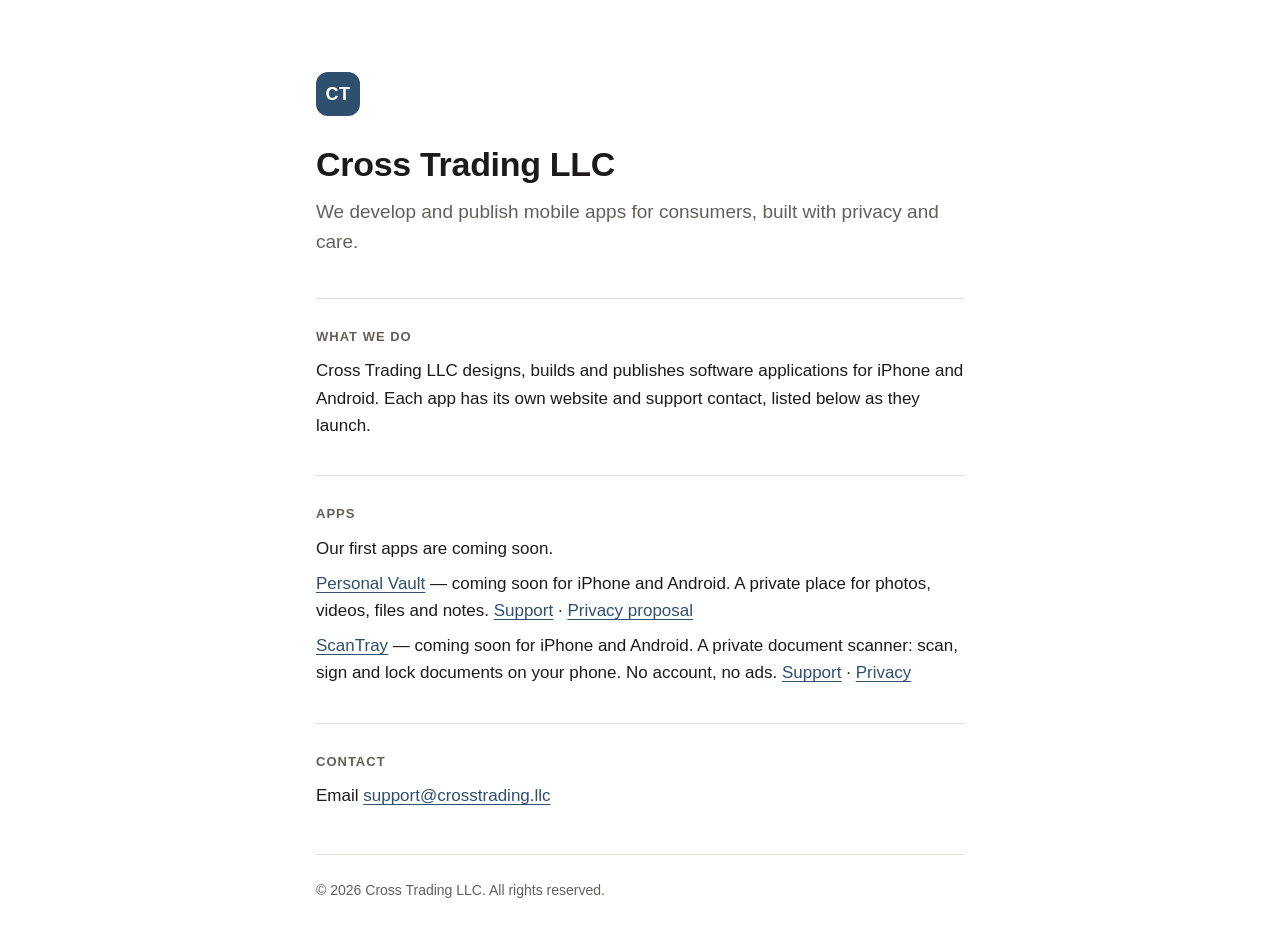
<file: index.html>
<!doctype html>
<html lang="en">
<head>
<meta charset="utf-8">
<meta name="viewport" content="width=device-width, initial-scale=1">
<title>Cross Trading LLC</title>
<meta name="description" content="Cross Trading LLC develops and publishes mobile software applications for consumers.">
<style>
  :root {
    --bg: #ffffff;
    --surface: #f6f5f3;
    --text: #1c1b1a;
    --muted: #63605c;
    --accent: #2f4f6f;
    --rule: #e4e1dc;
  }
  @media (prefers-color-scheme: dark) {
    :root {
      --bg: #121212;
      --surface: #1c1c1c;
      --text: #f2f0ec;
      --muted: #a9a49d;
      --accent: #9fbcd8;
      --rule: #2c2c2c;
    }
  }
  * { box-sizing: border-box; }
  html, body { margin: 0; }
  body {
    background: var(--bg);
    color: var(--text);
    font: 17px/1.6 -apple-system, BlinkMacSystemFont, "Segoe UI", Roboto, Helvetica, Arial, sans-serif;
  }
  main {
    max-width: 680px;
    margin: 0 auto;
    padding: 72px 16px 48px;
  }
  .mark {
    width: 44px;
    height: 44px;
    border-radius: 12px;
    background: var(--accent);
    color: var(--bg);
    display: grid;
    place-items: center;
    font-weight: 700;
    font-size: 18px;
    letter-spacing: 0.5px;
    margin-bottom: 28px;
  }
  h1 { font-size: 34px; line-height: 1.2; margin: 0 0 12px; letter-spacing: -0.3px; }
  .lead { font-size: 19px; color: var(--muted); margin: 0 0 40px; }
  section { border-top: 1px solid var(--rule); padding: 28px 0; }
  h2 { font-size: 13px; text-transform: uppercase; letter-spacing: 1px; color: var(--muted); margin: 0 0 10px; font-weight: 600; }
  p { margin: 0 0 8px; }
  a { color: var(--accent); text-decoration-thickness: 1px; text-underline-offset: 3px; }
  footer { border-top: 1px solid var(--rule); padding-top: 24px; margin-top: 8px; font-size: 14px; color: var(--muted); }
</style>
</head>
<body>
<main>
  <div class="mark" aria-hidden="true">CT</div>
  <h1>Cross Trading LLC</h1>
  <p class="lead">We develop and publish mobile apps for consumers, built with privacy and care.</p>

  <section>
    <h2>What we do</h2>
    <p>Cross Trading LLC designs, builds and publishes software applications for iPhone and Android. Each app has its own website and support contact, listed below as they launch.</p>
  </section>

  <section>
    <h2>Apps</h2>
    <p>Our first apps are coming soon.</p>
    <p><a href="personal-vault/">Personal Vault</a> — coming soon for iPhone and Android. A private place for photos, videos, files and notes. <a href="personal-vault/support/">Support</a> · <a href="personal-vault/privacy/">Privacy proposal</a></p>
    <p><a href="scantray/">ScanTray</a> — coming soon for iPhone and Android. A private document scanner: scan, sign and lock documents on your phone. No account, no ads. <a href="/scantray/support/">Support</a> · <a href="/scantray/privacy/">Privacy</a></p>
  </section>

  <section>
    <h2>Contact</h2>
    <p>Email <a href="mailto:support@crosstrading.llc">support@crosstrading.llc</a></p>
  </section>

  <footer>&copy; <span id="year">2026</span> Cross Trading LLC. All rights reserved.</footer>
</main>
<script>document.getElementById('year').textContent = new Date().getFullYear();</script>
</body>
</html>
</file>
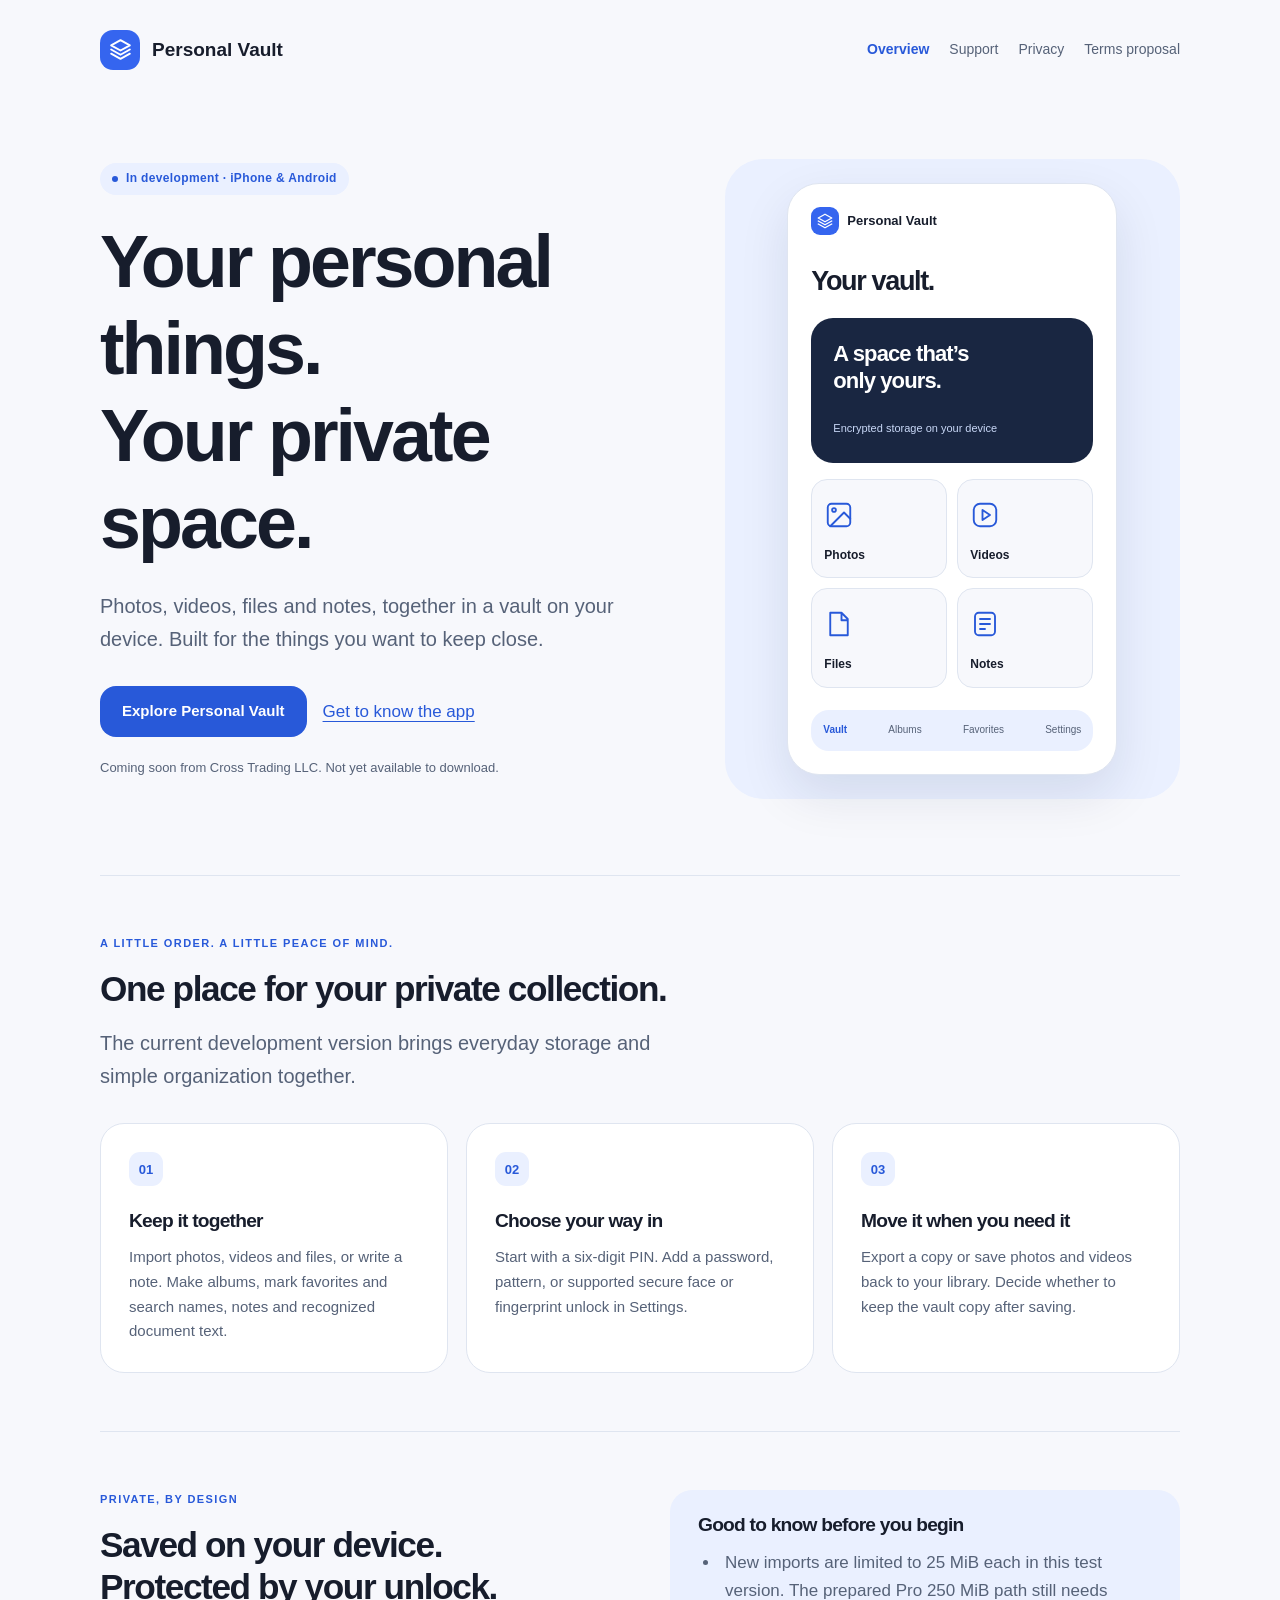
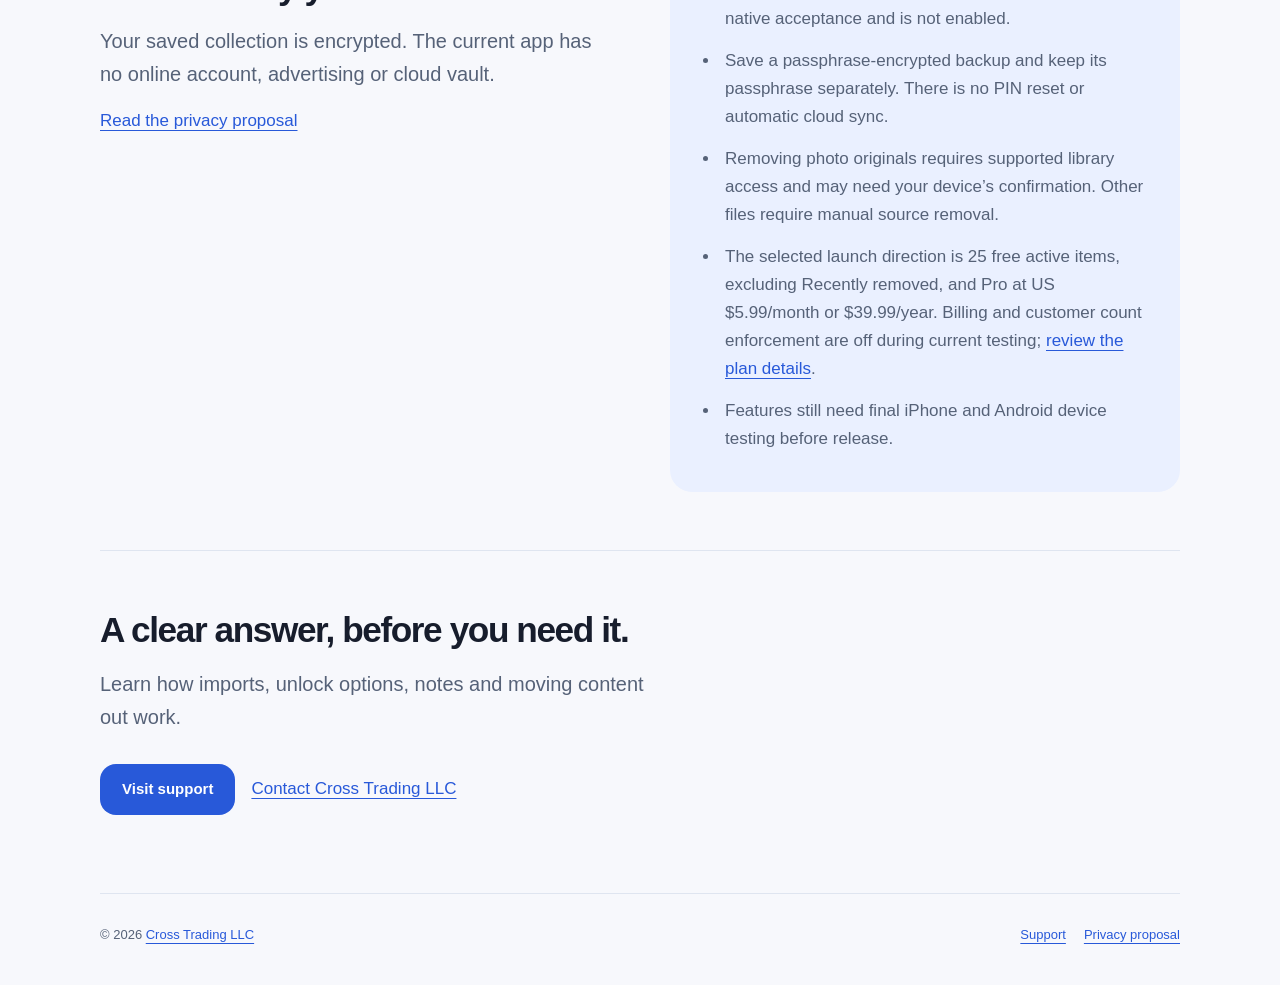
<file: personal-vault/index.html>
<!doctype html>
<html lang="en">
<head>
  <meta charset="utf-8">
  <meta name="viewport" content="width=device-width, initial-scale=1">
  <meta name="description" content="Personal Vault by Cross Trading LLC. A private place for photos, videos, files and notes. Coming soon for iPhone and Android.">
  <title>Personal Vault — Cross Trading LLC</title>
  <link rel="stylesheet" href="styles.css">
</head>
<body>
  <a class="skip" href="#main">Skip to content</a>
  <header class="site-header wrap">
    <a class="brand" href="./" aria-label="Personal Vault home">
      <span class="brand-icon" aria-hidden="true"><svg viewBox="0 0 24 24" fill="none" stroke="currentColor" stroke-width="1.8" stroke-linecap="round" stroke-linejoin="round"><path d="m12 3 9 5-9 5-9-5 9-5Z M3 12l9 5 9-5 M3 16l9 5 9-5"/></svg></span>
      Personal Vault
    </a>
    <nav aria-label="Main navigation"><a href="./" aria-current="page">Overview</a><a href="support/">Support</a><a href="privacy/">Privacy</a><a href="terms/">Terms proposal</a></nav>
  </header>
  <main id="main" class="wrap">
    <section class="hero" aria-labelledby="intro-title">
      <div>
        <p class="status">In development · iPhone &amp; Android</p>
        <h1 id="intro-title">Your personal things.<br>Your private space.</h1>
        <p class="lead">Photos, videos, files and notes, together in a vault on your device. Built for the things you want to keep close.</p>
        <div class="actions"><a class="button" href="#features">Explore Personal Vault</a><a href="support/">Get to know the app</a></div>
        <p class="fine">Coming soon from Cross Trading LLC. Not yet available to download.</p>
      </div>
      <div class="showcase" aria-hidden="true">
        <div class="phone">
          <div class="phone-brand"><span class="brand-icon"><svg viewBox="0 0 24 24" fill="none" stroke="currentColor" stroke-width="1.8" stroke-linecap="round" stroke-linejoin="round"><path d="m12 3 9 5-9 5-9-5 9-5Z M3 12l9 5 9-5 M3 16l9 5 9-5"/></svg></span>Personal Vault</div>
          <div class="phone-title">Your vault.</div>
          <div class="phone-hero"><p>A space that’s<br>only yours.</p><span>Encrypted storage on your device</span></div>
          <div class="mini-grid">
            <div class="mini-card"><svg viewBox="0 0 24 24" fill="none" stroke="currentColor" stroke-width="1.5" stroke-linecap="round" stroke-linejoin="round"><rect x="3" y="3" width="18" height="18" rx="3"/><circle cx="8" cy="8" r="1.5"/><path d="m21 15-5-5L5 21"/></svg>Photos</div>
            <div class="mini-card"><svg viewBox="0 0 24 24" fill="none" stroke="currentColor" stroke-width="1.5" stroke-linejoin="round"><rect x="3" y="3" width="18" height="18" rx="5"/><path d="m10 8 6 4-6 4V8Z"/></svg>Videos</div>
            <div class="mini-card"><svg viewBox="0 0 24 24" fill="none" stroke="currentColor" stroke-width="1.5" stroke-linejoin="round"><path d="M14 3H5v18h14V8l-5-5Z M14 3v6h5"/></svg>Files</div>
            <div class="mini-card"><svg viewBox="0 0 24 24" fill="none" stroke="currentColor" stroke-width="1.5" stroke-linecap="round" stroke-linejoin="round"><rect x="4" y="3" width="16" height="18" rx="3"/><path d="M8 8h8 M8 12h8 M8 16h4"/></svg>Notes</div>
          </div>
          <div class="phone-bottom"><span>Vault</span><span>Albums</span><span>Favorites</span><span>Settings</span></div>
        </div>
      </div>
    </section>
    <section id="features" class="section" aria-labelledby="features-title">
      <p class="eyebrow">A little order. A little peace of mind.</p>
      <h2 id="features-title">One place for your private collection.</h2>
      <p class="lead">The current development version brings everyday storage and simple organization together.</p>
      <div class="grid">
        <article class="card"><span class="card-number" aria-hidden="true">01</span><h3>Keep it together</h3><p>Import photos, videos and files, or write a note. Make albums, mark favorites and search names, notes and recognized document text.</p></article>
        <article class="card"><span class="card-number" aria-hidden="true">02</span><h3>Choose your way in</h3><p>Start with a six-digit PIN. Add a password, pattern, or supported secure face or fingerprint unlock in Settings.</p></article>
        <article class="card"><span class="card-number" aria-hidden="true">03</span><h3>Move it when you need it</h3><p>Export a copy or save photos and videos back to your library. Decide whether to keep the vault copy after saving.</p></article>
      </div>
    </section>
    <section class="section split" aria-labelledby="privacy-title">
      <div><p class="eyebrow">Private, by design</p><h2 id="privacy-title">Saved on your device.<br>Protected by your unlock.</h2><p class="lead">Your saved collection is encrypted. The current app has no online account, advertising or cloud vault.</p><a href="privacy/">Read the privacy proposal</a></div>
      <div class="callout"><h3>Good to know before you begin</h3><ul class="plain-list"><li>New imports are limited to 25 MiB each in this test version. The prepared Pro 250 MiB path still needs native acceptance and is not enabled.</li><li>Save a passphrase-encrypted backup and keep its passphrase separately. There is no PIN reset or automatic cloud sync.</li><li>Removing photo originals requires supported library access and may need your device’s confirmation. Other files require manual source removal.</li><li>The selected launch direction is 25 free active items, excluding Recently removed, and Pro at US $5.99/month or $39.99/year. Billing and customer count enforcement are off during current testing; <a href="terms/">review the plan details</a>.</li><li>Features still need final iPhone and Android device testing before release.</li></ul></div>
    </section>
    <section class="section" aria-labelledby="help-title"><h2 id="help-title">A clear answer, before you need it.</h2><p class="lead">Learn how imports, unlock options, notes and moving content out work.</p><div class="actions"><a class="button" href="support/">Visit support</a><a href="mailto:contact@crosstrading.llc">Contact Cross Trading LLC</a></div></section>
  </main>
  <footer class="site-footer wrap"><p>&copy; 2026 <a href="../">Cross Trading LLC</a></p><div class="footer-links"><a href="support/">Support</a><a href="privacy/">Privacy proposal</a></div></footer>
</body>
</html>
</file>
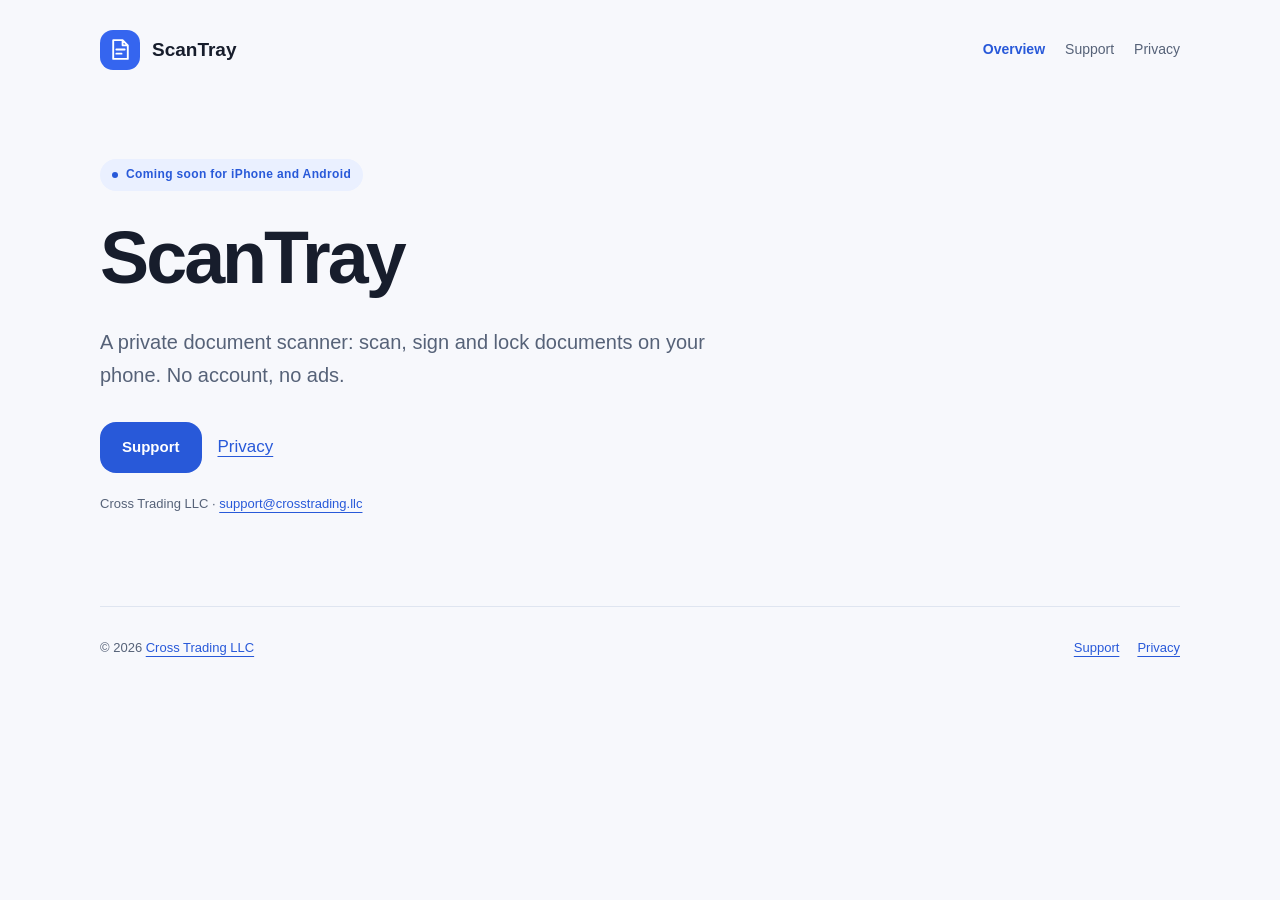
<file: scantray/index.html>
<!doctype html>
<html lang="en">
<head>
  <meta charset="utf-8">
  <meta name="viewport" content="width=device-width, initial-scale=1">
  <meta name="description" content="ScanTray — coming soon for iPhone and Android. A private document scanner: scan, sign and lock documents on your phone. No account, no ads.">
  <title>ScanTray — Cross Trading LLC</title>
  <style>:root {
  color-scheme: light dark;
  --bg: #f7f8fc;
  --surface: #fff;
  --text: #171d2c;
  --muted: #566278;
  --blue: #2859d9;
  --soft: #eaf0ff;
  --line: #dfe5f0;
  --navy: #192641;
  --hero-text: #fff;
  --notice: #fff5dc;
  --notice-text: #684d16;
}
@media (prefers-color-scheme: dark) {
  :root {
    --bg: #101622;
    --surface: #1a2333;
    --text: #f1f4fc;
    --muted: #b1bed4;
    --blue: #a6beff;
    --soft: #253759;
    --line: #34415a;
    --navy: #1c2c4b;
    --notice: #342c1a;
    --notice-text: #f5d28b;
  }
}
* { box-sizing: border-box; }
html { scroll-padding-top: 24px; }
body { margin: 0; background: var(--bg); color: var(--text); font: 17px/1.65 -apple-system, BlinkMacSystemFont, "Segoe UI", Roboto, Helvetica, Arial, sans-serif; }
a { color: var(--blue); text-decoration-thickness: 1px; text-underline-offset: 4px; }
a:hover { text-decoration-thickness: 2px; }
a:focus-visible, summary:focus-visible { outline: 3px solid var(--blue); outline-offset: 5px; border-radius: 4px; }
p { margin: 0 0 16px; }
h1, h2, h3 { line-height: 1.18; letter-spacing: -.04em; }
h1 { font-size: clamp(2.5rem, 6vw, 4.6rem); margin: 0 0 24px; }
h2 { font-size: clamp(1.7rem, 3vw, 2.2rem); margin: 0 0 18px; }
h3 { font-size: 1.2rem; margin: 0 0 12px; }
svg { display: block; }
.wrap { width: min(1080px, 100% - 48px); margin-inline: auto; }
.skip { position: absolute; left: 16px; top: -100px; z-index: 10; padding: 10px 18px; background: var(--surface); }
.skip:focus { top: 12px; }
.site-header { display: flex; align-items: center; justify-content: space-between; gap: 24px; padding-block: 28px; }
.brand { display: inline-flex; align-items: center; gap: 12px; color: var(--text); font-size: 19px; font-weight: 700; text-decoration: none; white-space: nowrap; }
.brand-icon { display: grid; place-items: center; width: 40px; height: 40px; border-radius: 13px; background: #3565ef; color: #fff; flex-shrink: 0; }
.brand-icon svg { width: 25px; height: 25px; }
nav { display: flex; flex-wrap: wrap; gap: 20px; font-size: 14px; }
nav a { padding-block: 10px; color: var(--muted); text-decoration: none; }
nav a[aria-current="page"] { color: var(--blue); font-weight: 700; }
.status { display: inline-flex; align-items: center; gap: 8px; color: var(--blue); background: var(--soft); padding: 6px 12px; border-radius: 20px; font-size: 12px; font-weight: 700; letter-spacing: .03em; margin-bottom: 24px; }
.status::before { content: ""; width: 6px; height: 6px; background: currentColor; border-radius: 50%; }
.hero { display: grid; grid-template-columns: 1.1fr .9fr; align-items: center; gap: 68px; padding-block: 60px 76px; }
.hero h1 { max-width: 610px; }
.lead { color: var(--muted); font-size: 20px; max-width: 570px; }
.actions { display: flex; align-items: center; flex-wrap: wrap; gap: 16px; margin: 30px 0 20px; }
.button { display: inline-block; padding: 13px 22px; border-radius: 16px; background: #2859d9; color: #fff; font-weight: 600; font-size: 15px; text-decoration: none; }
.button:hover { background: #1c45b2; text-decoration: none; }
.fine { color: var(--muted); font-size: 13px; }
.showcase { position: relative; padding: 24px; border-radius: 38px; background: var(--soft); }
.phone { max-width: 330px; margin: auto; background: var(--surface); border: 1px solid var(--line); border-radius: 32px; padding: 23px; box-shadow: 0 20px 50px #0b1b491a; }
.phone-brand { display: flex; align-items: center; gap: 8px; font-size: 13px; font-weight: 700; }
.phone-brand .brand-icon { width: 28px; height: 28px; border-radius: 9px; }
.phone-brand svg { width: 18px; height: 18px; }
.phone-title { font-size: 27px; font-weight: 750; letter-spacing: -.05em; margin: 24px 0 14px; }
.phone-hero { background: var(--navy); color: #fff; padding: 22px; border-radius: 22px; }
.phone-hero p { font-size: 22px; line-height: 1.25; font-weight: 650; letter-spacing: -.04em; margin: 0 0 18px; }
.phone-hero span { font-size: 11px; color: #c9d8f7; }
.mini-grid { display: grid; grid-template-columns: repeat(2, minmax(0, 1fr)); gap: 10px; margin-top: 16px; }
.mini-card { border: 1px solid var(--line); background: var(--bg); border-radius: 16px; padding: 20px 12px 12px; font-size: 12px; font-weight: 600; }
.mini-card svg { width: 30px; height: 30px; margin-bottom: 16px; color: var(--blue); }
.phone-bottom { display: flex; justify-content: space-between; gap: 8px; margin-top: 22px; padding: 12px; border-radius: 18px; background: var(--soft); font-size: 10px; color: var(--muted); }
.phone-bottom span:first-child { color: var(--blue); font-weight: 700; }
.section { padding-block: 58px; border-top: 1px solid var(--line); }
.eyebrow { color: var(--blue); font-size: 11px; font-weight: 700; letter-spacing: .13em; text-transform: uppercase; margin-bottom: 16px; }
.grid { display: grid; grid-template-columns: repeat(3, minmax(0, 1fr)); gap: 18px; margin-top: 30px; }
.card { padding: 28px; border: 1px solid var(--line); border-radius: 24px; background: var(--surface); }
.card-number { display: grid; place-items: center; width: 34px; height: 34px; border-radius: 11px; margin-bottom: 24px; background: var(--soft); color: var(--blue); font-size: 13px; font-weight: 700; }
.card p { color: var(--muted); font-size: 15px; margin: 0; }
.split { display: grid; grid-template-columns: 1fr 1fr; gap: 60px; }
.plain-list { padding-left: 22px; color: var(--muted); margin: 0; }
.plain-list li { padding-left: 5px; margin-bottom: 14px; }
.callout { padding: 24px 28px; border-radius: 22px; background: var(--soft); }
.callout p:last-child { margin-bottom: 0; }
.draft { background: var(--notice); color: var(--notice-text); border-left: 4px solid currentColor; padding: 20px 24px; border-radius: 12px; margin: 0 0 32px; }
.draft p { margin: 4px 0 0; font-size: 15px; }
.page-head { padding-block: 42px 30px; max-width: 780px; }
.page-head h1 { font-size: clamp(2.5rem, 5vw, 3.5rem); }
.article { max-width: 780px; padding-bottom: 58px; }
.article section { padding-block: 24px; border-bottom: 1px solid var(--line); }
.article section:last-child { border-bottom: 0; }
.article h2 { font-size: 24px; }
.article p, .article li { overflow-wrap: anywhere; }
.article ul, .article ol { padding-left: 24px; }
.article li { margin-bottom: 10px; }
.toc { padding: 24px; background: var(--surface); border: 1px solid var(--line); border-radius: 20px; }
.toc ul { list-style: none; padding: 0; margin: 0; display: grid; gap: 8px; }
.toc a { display: block; padding-block: 4px; }
.faq { border-bottom: 1px solid var(--line); padding-block: 20px; }
.faq summary { cursor: pointer; color: var(--text); font-weight: 650; padding: 6px 0; }
.faq p, .faq ol { margin: 16px 0 8px; color: var(--muted); }
.contact { margin-top: 32px; }
.site-footer { border-top: 1px solid var(--line); padding-block: 30px 40px; display: flex; justify-content: space-between; flex-wrap: wrap; gap: 16px; font-size: 13px; color: var(--muted); }
.site-footer p { margin: 0; }
.footer-links { display: flex; flex-wrap: wrap; gap: 18px; }
@media (max-width: 760px) {
  .hero { grid-template-columns: 1fr; gap: 38px; padding-block: 34px 46px; }
  .hero h1 { max-width: 560px; }
  .showcase { max-width: 420px; width: 100%; margin-inline: auto; }
  .grid { grid-template-columns: 1fr; }
  .split { grid-template-columns: 1fr; gap: 24px; }
  .section { padding-block: 38px; }
  .site-header { align-items: flex-start; flex-direction: column; gap: 8px; padding-block: 22px 12px; }
  .card { padding: 24px; }
  .card-number { margin-bottom: 18px; }
}
@media (max-width: 380px) {
  .wrap { width: calc(100% - 32px); }
  .showcase { padding: 14px; }
  .phone { padding: 18px; }
  nav { gap: 18px; }
}
@media print {
  .skip, .showcase, .site-header nav { display: none; }
  body { background: #fff; color: #111; }
  .wrap { width: 100%; }
  .article { max-width: none; }
  .draft { border: 2px solid #111; }
}

.scantray-intro { padding-block: 60px 76px; max-width: 780px; }
.scantray-intro h1 { margin-bottom: 24px; }
.scantray-intro .lead { max-width: 660px; }
@media (max-width: 760px) { .scantray-intro { padding-block: 34px 46px; } }
  </style>
</head>
<body>
  <a class="skip" href="#main">Skip to content</a>
  <header class="site-header wrap">
    <a class="brand" href="/scantray/" aria-label="ScanTray home"><span class="brand-icon" aria-hidden="true"><svg viewBox="0 0 24 24" fill="none" stroke="currentColor" stroke-width="1.8" stroke-linecap="round" stroke-linejoin="round"><path d="M14 3H5v18h14V8l-5-5Z M14 3v5h5 M8 12h8 M8 16h5"/></svg></span>ScanTray</a>
    <nav aria-label="Main navigation"><a href="/scantray/" aria-current="page">Overview</a><a href="/scantray/support/">Support</a><a href="/scantray/privacy/">Privacy</a></nav>
  </header>
  <main id="main" class="wrap">
    <section class="scantray-intro" aria-labelledby="intro-title">
      <p class="status">Coming soon for iPhone and Android</p>
      <h1 id="intro-title">ScanTray</h1>
      <p class="lead">A private document scanner: scan, sign and lock documents on your phone. No account, no ads.</p>
      <div class="actions"><a class="button" href="/scantray/support/">Support</a><a href="/scantray/privacy/">Privacy</a></div>
      <p class="fine">Cross Trading LLC · <a href="mailto:support@crosstrading.llc">support@crosstrading.llc</a></p>
    </section>
  </main>
  <footer class="site-footer wrap"><p>&copy; 2026 <a href="/">Cross Trading LLC</a></p><div class="footer-links"><a href="/scantray/support/">Support</a><a href="/scantray/privacy/">Privacy</a></div></footer>
</body>
</html>
</file>
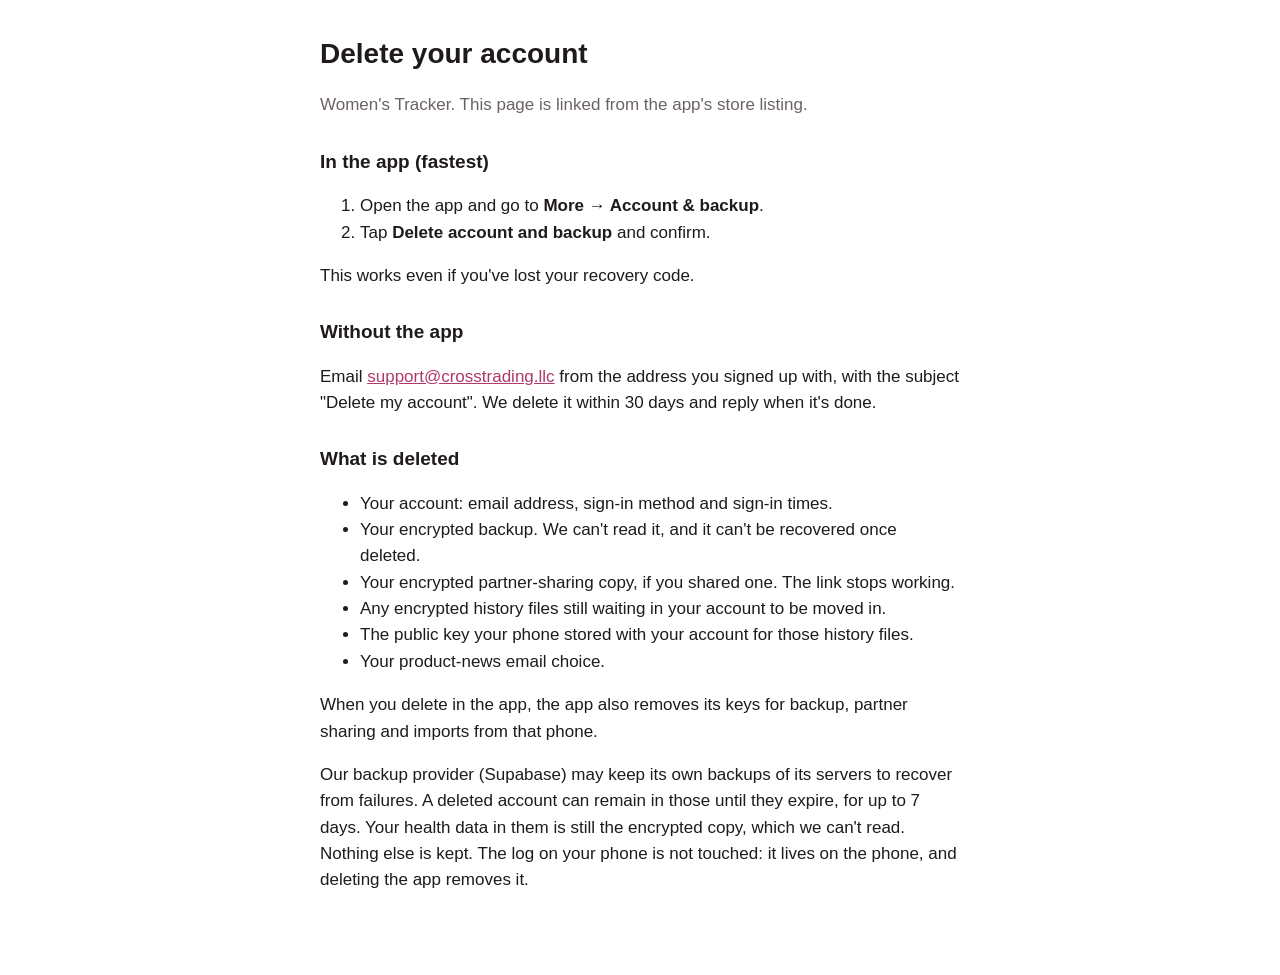
<file: lotus/delete-account/index.html>
<!doctype html>
<html lang="en">
<head>
<meta charset="utf-8">
<meta name="viewport" content="width=device-width, initial-scale=1">
<title>Delete your account</title>
<style>
  :root { --bg: #ffffff; --text: #1f1a1c; --muted: #6b6266; --accent: #b0386a; }
  @media (prefers-color-scheme: dark) { :root { --bg: #141113; --text: #f3eef0; --muted: #b5abaf; --accent: #f08fb5; } }
  body { margin: 0; background: var(--bg); color: var(--text); font: 17px/1.55 -apple-system, BlinkMacSystemFont, "Segoe UI", Roboto, sans-serif; }
  main { max-width: 640px; margin: 0 auto; padding: 32px 16px 64px; }
  h1 { font-size: 28px; margin: 0 0 8px; }
  h2 { font-size: 19px; margin: 28px 0 8px; }
  p, li { color: var(--text); }
  .muted { color: var(--muted); }
  a { color: var(--accent); }
</style>
</head>
<body>
<main>
  <h1>Delete your account</h1>
  <p class="muted">Women's Tracker. This page is linked from the app's store listing.</p>

  <h2>In the app (fastest)</h2>
  <ol>
    <li>Open the app and go to <strong>More → Account &amp; backup</strong>.</li>
    <li>Tap <strong>Delete account and backup</strong> and confirm.</li>
  </ol>
  <p>This works even if you've lost your recovery code.</p>

  <h2>Without the app</h2>
  <p>Email <a href="mailto:support@crosstrading.llc?subject=Delete%20my%20account">support@crosstrading.llc</a> from the address you signed up with, with the subject "Delete my account". We delete it within 30 days and reply when it's done.</p>

  <h2>What is deleted</h2>
  <ul>
    <li>Your account: email address, sign-in method and sign-in times.</li>
    <li>Your encrypted backup. We can't read it, and it can't be recovered once deleted.</li>
    <li>Your encrypted partner-sharing copy, if you shared one. The link stops working.</li>
    <li>Any encrypted history files still waiting in your account to be moved in.</li>
    <li>The public key your phone stored with your account for those history files.</li>
    <li>Your product-news email choice.</li>
  </ul>
  <p>When you delete in the app, the app also removes its keys for backup, partner sharing and imports from that phone.</p>
  <p>Our backup provider (Supabase) may keep its own backups of its servers to recover from failures. A deleted account can remain in those until they expire, for up to 7 days. Your health data in them is still the encrypted copy, which we can't read. Nothing else is kept. The log on your phone is not touched: it lives on the phone, and deleting the app removes it.</p>
</main>
</body>
</html>
</file>
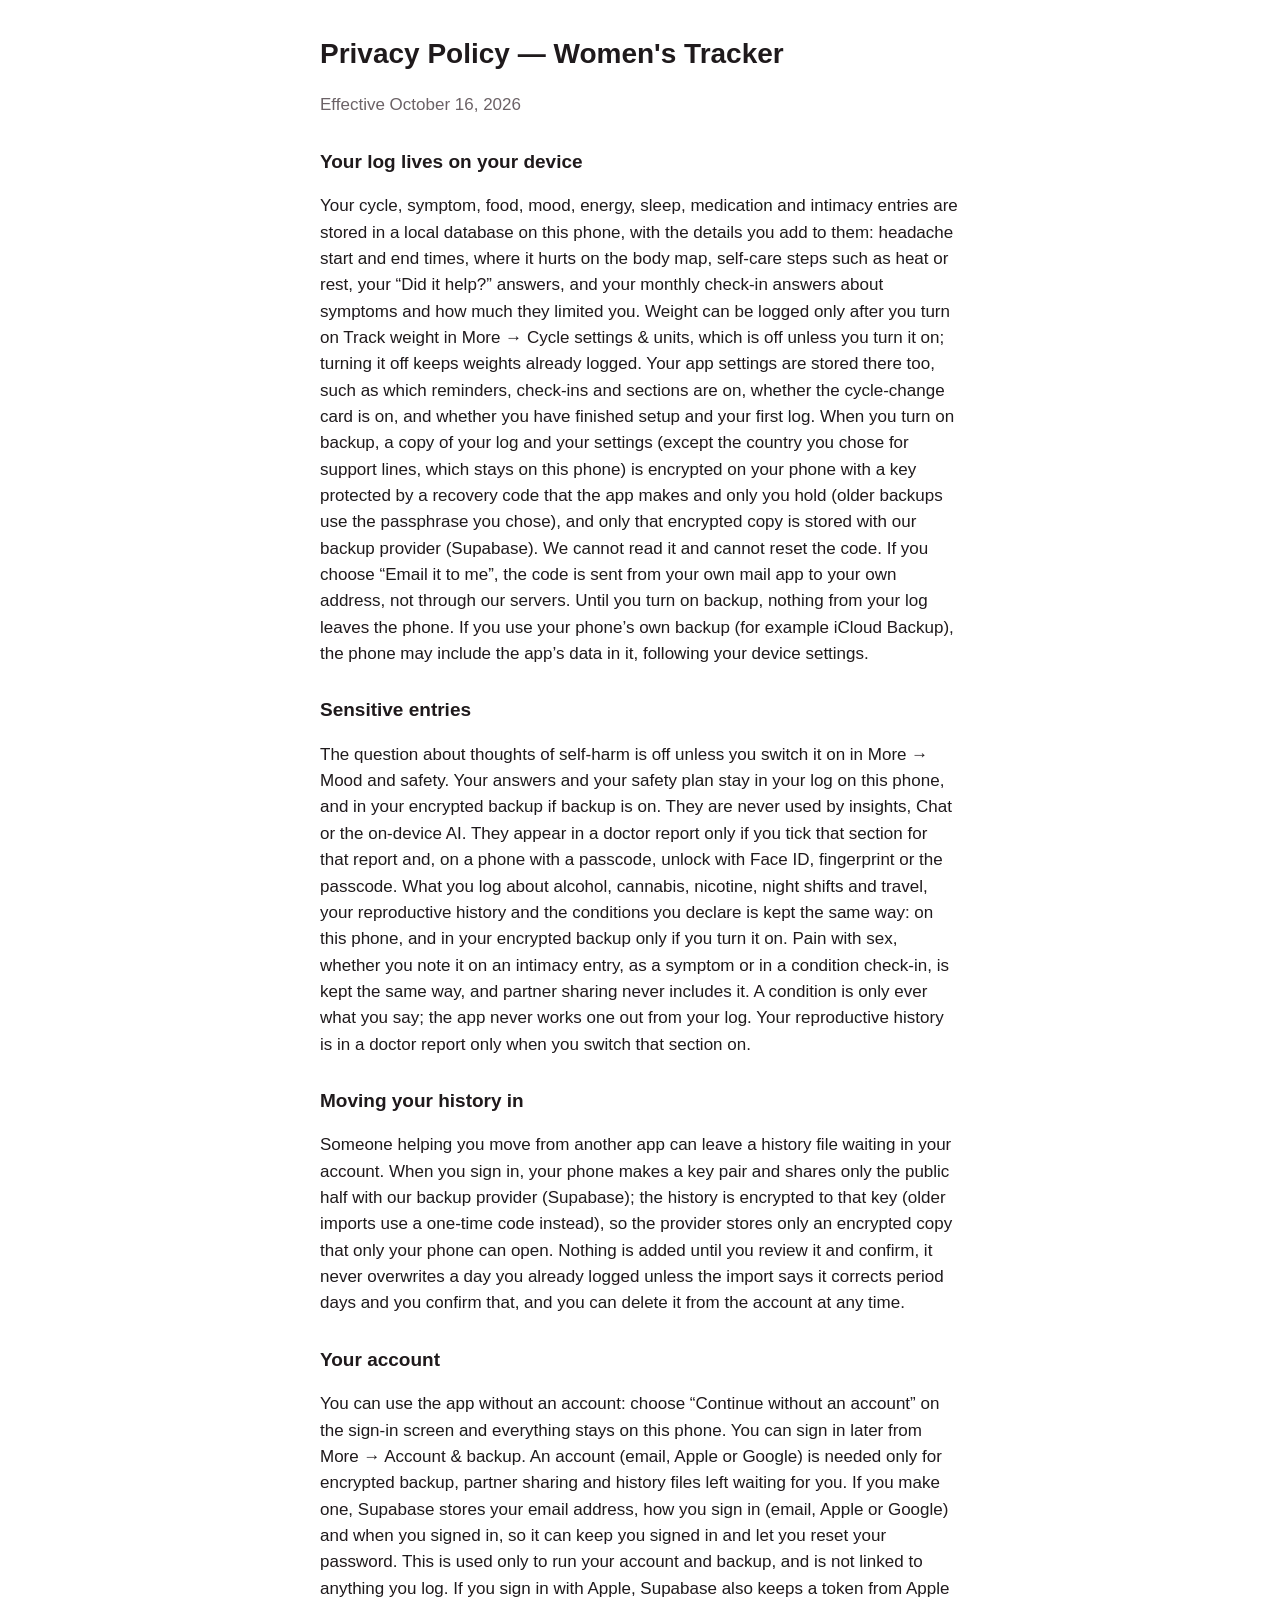
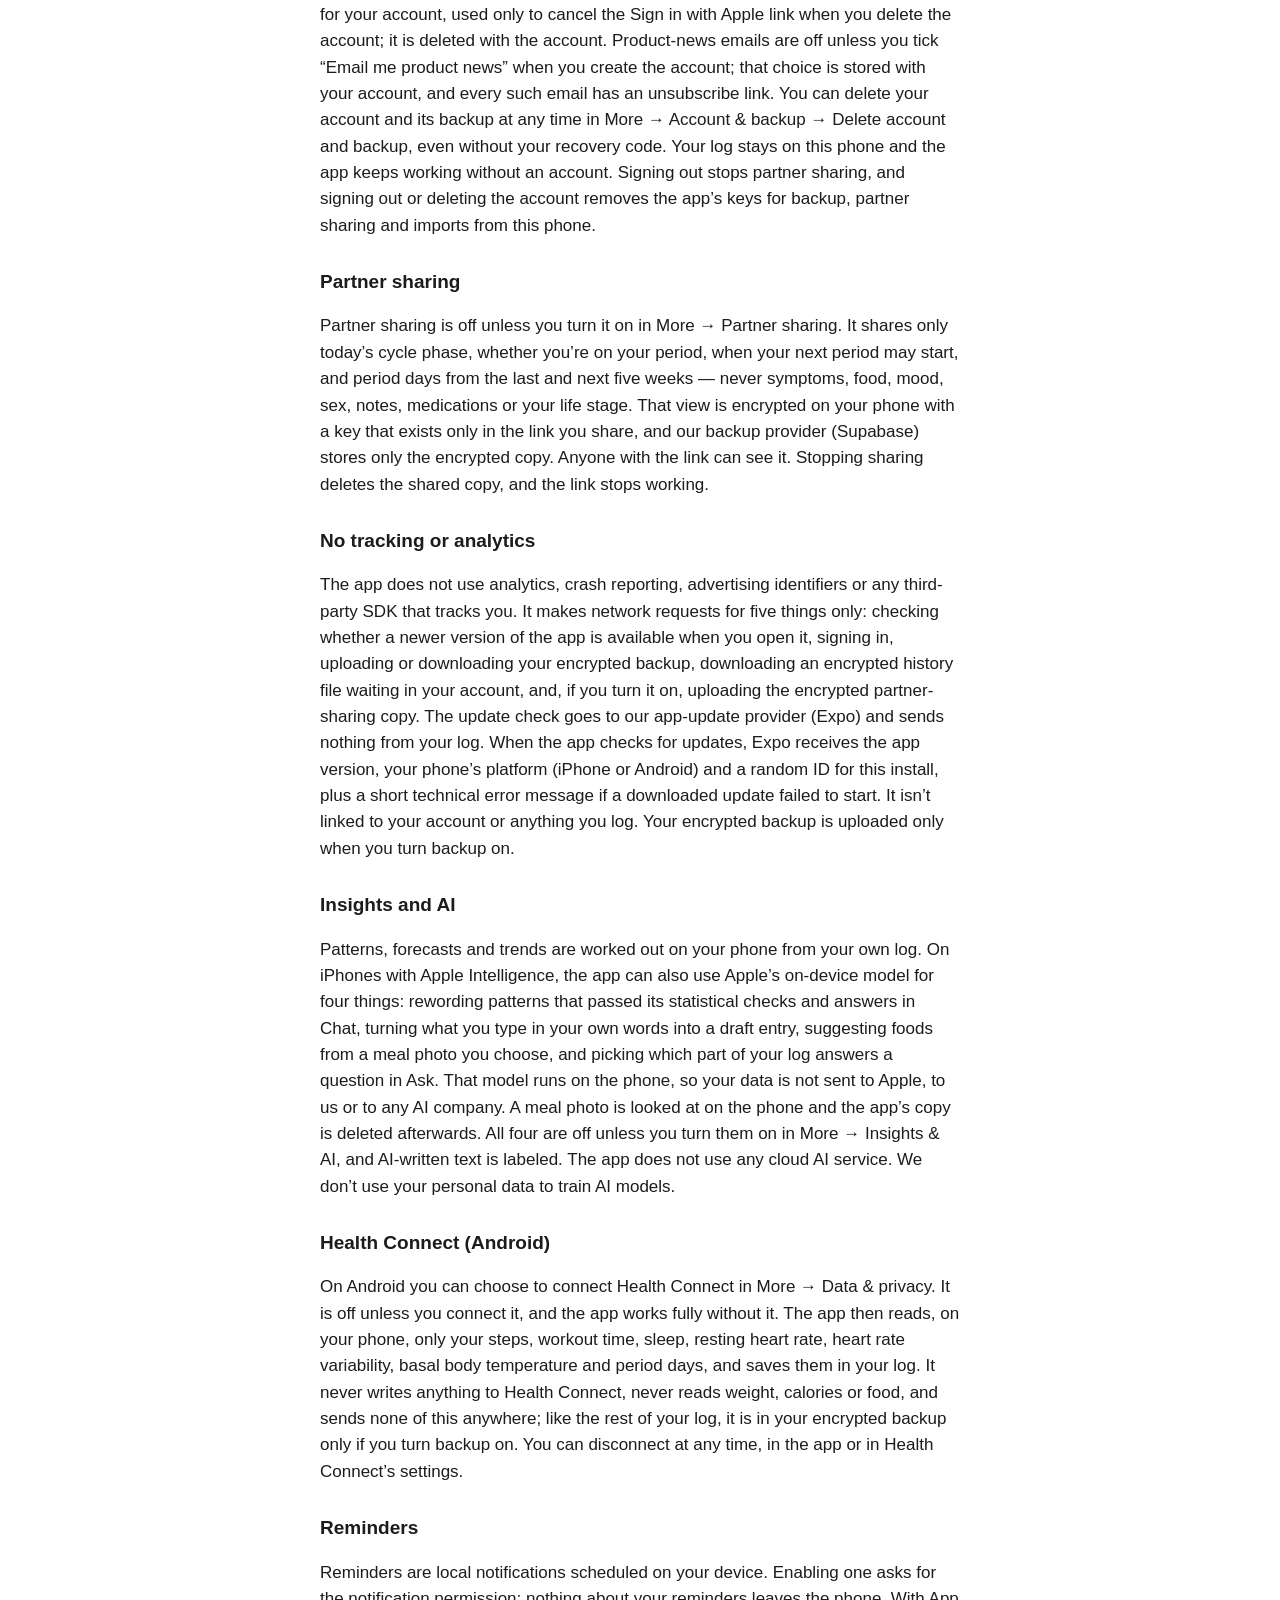
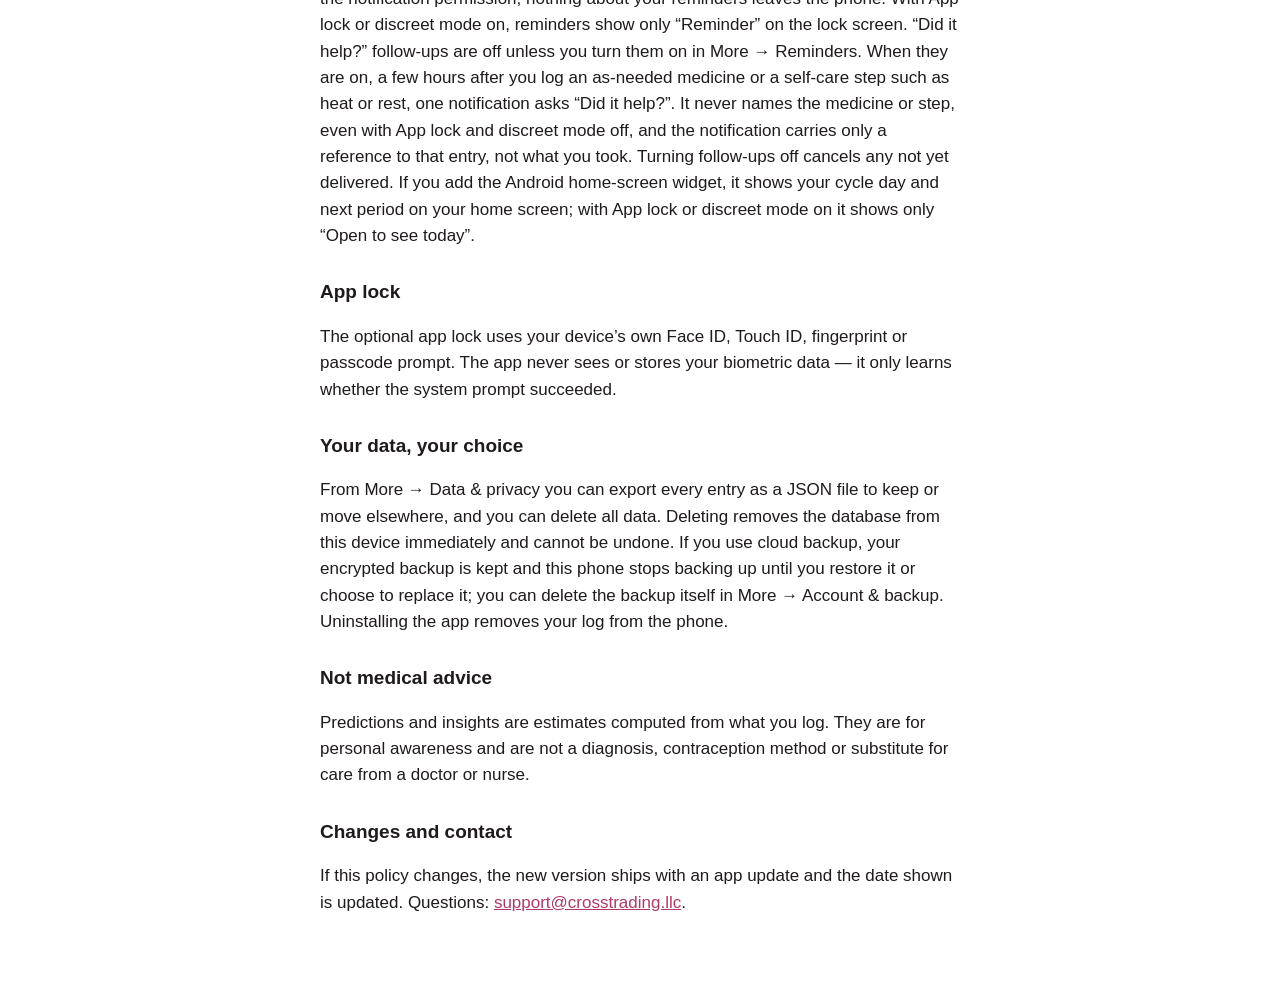
<file: lotus/privacy/index.html>
<!doctype html>
<html lang="en">
<head>
<meta charset="utf-8">
<meta name="viewport" content="width=device-width, initial-scale=1">
<title>Privacy policy</title>
<!-- Generated from the Markdown source by scripts/make-site-pages.mjs. Edit the source, then run it again. -->
<style>
  :root { --bg: #ffffff; --text: #1f1a1c; --muted: #6b6266; --accent: #b0386a; --surface: #f6f1f3; }
  @media (prefers-color-scheme: dark) { :root { --bg: #141113; --text: #f3eef0; --muted: #b5abaf; --accent: #f08fb5; --surface: #221d20; } }
  body { margin: 0; background: var(--bg); color: var(--text); font: 17px/1.55 -apple-system, BlinkMacSystemFont, "Segoe UI", Roboto, sans-serif; }
  main { max-width: 640px; margin: 0 auto; padding: 32px 16px 64px; }
  h1 { font-size: 28px; margin: 0 0 8px; }
  h2 { font-size: 19px; margin: 28px 0 8px; }
  p, li { color: var(--text); overflow-wrap: anywhere; }
  .muted { color: var(--muted); }
  .draft { background: var(--surface); border-left: 4px solid var(--accent); padding: 12px 16px; border-radius: 8px; }
  a { color: var(--accent); }
</style>
</head>
<body>
<main>
  <h1>Privacy Policy — Women's Tracker</h1>
  <p class="muted">Effective October 16, 2026</p>

  <h2>Your log lives on your device</h2>
  <p>Your cycle, symptom, food, mood, energy, sleep, medication and intimacy entries are stored in a local database on this phone, with the details you add to them: headache start and end times, where it hurts on the body map, self-care steps such as heat or rest, your “Did it help?” answers, and your monthly check-in answers about symptoms and how much they limited you. Weight can be logged only after you turn on Track weight in More → Cycle settings &amp; units, which is off unless you turn it on; turning it off keeps weights already logged. Your app settings are stored there too, such as which reminders, check-ins and sections are on, whether the cycle-change card is on, and whether you have finished setup and your first log. When you turn on backup, a copy of your log and your settings (except the country you chose for support lines, which stays on this phone) is encrypted on your phone with a key protected by a recovery code that the app makes and only you hold (older backups use the passphrase you chose), and only that encrypted copy is stored with our backup provider (Supabase). We cannot read it and cannot reset the code. If you choose “Email it to me”, the code is sent from your own mail app to your own address, not through our servers. Until you turn on backup, nothing from your log leaves the phone. If you use your phone’s own backup (for example iCloud Backup), the phone may include the app’s data in it, following your device settings.</p>

  <h2>Sensitive entries</h2>
  <p>The question about thoughts of self-harm is off unless you switch it on in More → Mood and safety. Your answers and your safety plan stay in your log on this phone, and in your encrypted backup if backup is on. They are never used by insights, Chat or the on-device AI. They appear in a doctor report only if you tick that section for that report and, on a phone with a passcode, unlock with Face ID, fingerprint or the passcode. What you log about alcohol, cannabis, nicotine, night shifts and travel, your reproductive history and the conditions you declare is kept the same way: on this phone, and in your encrypted backup only if you turn it on. Pain with sex, whether you note it on an intimacy entry, as a symptom or in a condition check-in, is kept the same way, and partner sharing never includes it. A condition is only ever what you say; the app never works one out from your log. Your reproductive history is in a doctor report only when you switch that section on.</p>

  <h2>Moving your history in</h2>
  <p>Someone helping you move from another app can leave a history file waiting in your account. When you sign in, your phone makes a key pair and shares only the public half with our backup provider (Supabase); the history is encrypted to that key (older imports use a one-time code instead), so the provider stores only an encrypted copy that only your phone can open. Nothing is added until you review it and confirm, it never overwrites a day you already logged unless the import says it corrects period days and you confirm that, and you can delete it from the account at any time.</p>

  <h2>Your account</h2>
  <p>You can use the app without an account: choose “Continue without an account” on the sign-in screen and everything stays on this phone. You can sign in later from More → Account &amp; backup. An account (email, Apple or Google) is needed only for encrypted backup, partner sharing and history files left waiting for you. If you make one, Supabase stores your email address, how you sign in (email, Apple or Google) and when you signed in, so it can keep you signed in and let you reset your password. This is used only to run your account and backup, and is not linked to anything you log. If you sign in with Apple, Supabase also keeps a token from Apple for your account, used only to cancel the Sign in with Apple link when you delete the account; it is deleted with the account. Product-news emails are off unless you tick “Email me product news” when you create the account; that choice is stored with your account, and every such email has an unsubscribe link. You can delete your account and its backup at any time in More → Account &amp; backup → Delete account and backup, even without your recovery code. Your log stays on this phone and the app keeps working without an account. Signing out stops partner sharing, and signing out or deleting the account removes the app’s keys for backup, partner sharing and imports from this phone.</p>

  <h2>Partner sharing</h2>
  <p>Partner sharing is off unless you turn it on in More → Partner sharing. It shares only today’s cycle phase, whether you’re on your period, when your next period may start, and period days from the last and next five weeks — never symptoms, food, mood, sex, notes, medications or your life stage. That view is encrypted on your phone with a key that exists only in the link you share, and our backup provider (Supabase) stores only the encrypted copy. Anyone with the link can see it. Stopping sharing deletes the shared copy, and the link stops working.</p>

  <h2>No tracking or analytics</h2>
  <p>The app does not use analytics, crash reporting, advertising identifiers or any third-party SDK that tracks you. It makes network requests for five things only: checking whether a newer version of the app is available when you open it, signing in, uploading or downloading your encrypted backup, downloading an encrypted history file waiting in your account, and, if you turn it on, uploading the encrypted partner-sharing copy. The update check goes to our app-update provider (Expo) and sends nothing from your log. When the app checks for updates, Expo receives the app version, your phone’s platform (iPhone or Android) and a random ID for this install, plus a short technical error message if a downloaded update failed to start. It isn’t linked to your account or anything you log. Your encrypted backup is uploaded only when you turn backup on.</p>

  <h2>Insights and AI</h2>
  <p>Patterns, forecasts and trends are worked out on your phone from your own log. On iPhones with Apple Intelligence, the app can also use Apple’s on-device model for four things: rewording patterns that passed its statistical checks and answers in Chat, turning what you type in your own words into a draft entry, suggesting foods from a meal photo you choose, and picking which part of your log answers a question in Ask. That model runs on the phone, so your data is not sent to Apple, to us or to any AI company. A meal photo is looked at on the phone and the app’s copy is deleted afterwards. All four are off unless you turn them on in More → Insights &amp; AI, and AI-written text is labeled. The app does not use any cloud AI service. We don’t use your personal data to train AI models.</p>

  <h2>Health Connect (Android)</h2>
  <p>On Android you can choose to connect Health Connect in More → Data &amp; privacy. It is off unless you connect it, and the app works fully without it. The app then reads, on your phone, only your steps, workout time, sleep, resting heart rate, heart rate variability, basal body temperature and period days, and saves them in your log. It never writes anything to Health Connect, never reads weight, calories or food, and sends none of this anywhere; like the rest of your log, it is in your encrypted backup only if you turn backup on. You can disconnect at any time, in the app or in Health Connect’s settings.</p>

  <h2>Reminders</h2>
  <p>Reminders are local notifications scheduled on your device. Enabling one asks for the notification permission; nothing about your reminders leaves the phone. With App lock or discreet mode on, reminders show only “Reminder” on the lock screen. “Did it help?” follow-ups are off unless you turn them on in More → Reminders. When they are on, a few hours after you log an as-needed medicine or a self-care step such as heat or rest, one notification asks “Did it help?”. It never names the medicine or step, even with App lock and discreet mode off, and the notification carries only a reference to that entry, not what you took. Turning follow-ups off cancels any not yet delivered. If you add the Android home-screen widget, it shows your cycle day and next period on your home screen; with App lock or discreet mode on it shows only “Open to see today”.</p>

  <h2>App lock</h2>
  <p>The optional app lock uses your device’s own Face ID, Touch ID, fingerprint or passcode prompt. The app never sees or stores your biometric data — it only learns whether the system prompt succeeded.</p>

  <h2>Your data, your choice</h2>
  <p>From More → Data &amp; privacy you can export every entry as a JSON file to keep or move elsewhere, and you can delete all data. Deleting removes the database from this device immediately and cannot be undone. If you use cloud backup, your encrypted backup is kept and this phone stops backing up until you restore it or choose to replace it; you can delete the backup itself in More → Account &amp; backup. Uninstalling the app removes your log from the phone.</p>

  <h2>Not medical advice</h2>
  <p>Predictions and insights are estimates computed from what you log. They are for personal awareness and are not a diagnosis, contraception method or substitute for care from a doctor or nurse.</p>

  <h2>Changes and contact</h2>
  <p>If this policy changes, the new version ships with an app update and the date shown is updated. Questions: <a href="mailto:support@crosstrading.llc">support@crosstrading.llc</a>.</p>
</main>
</body>
</html>
</file>
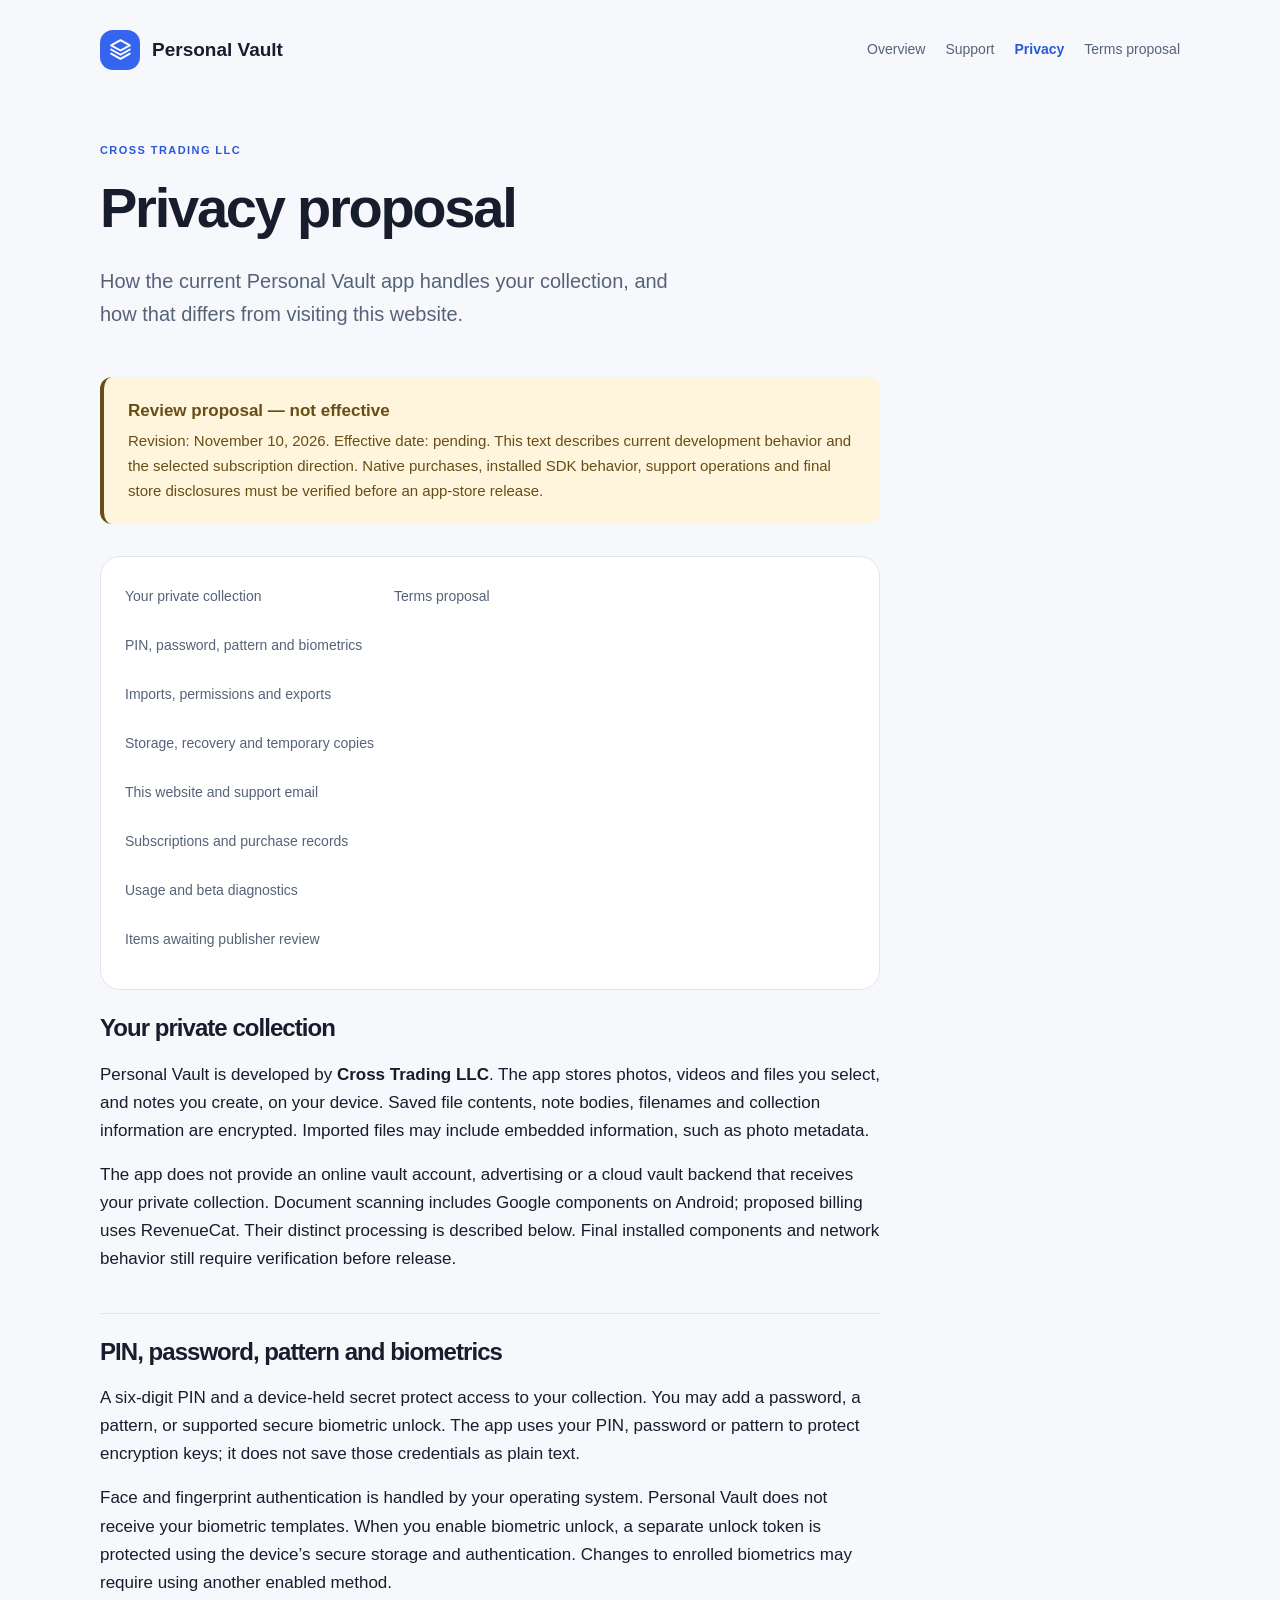
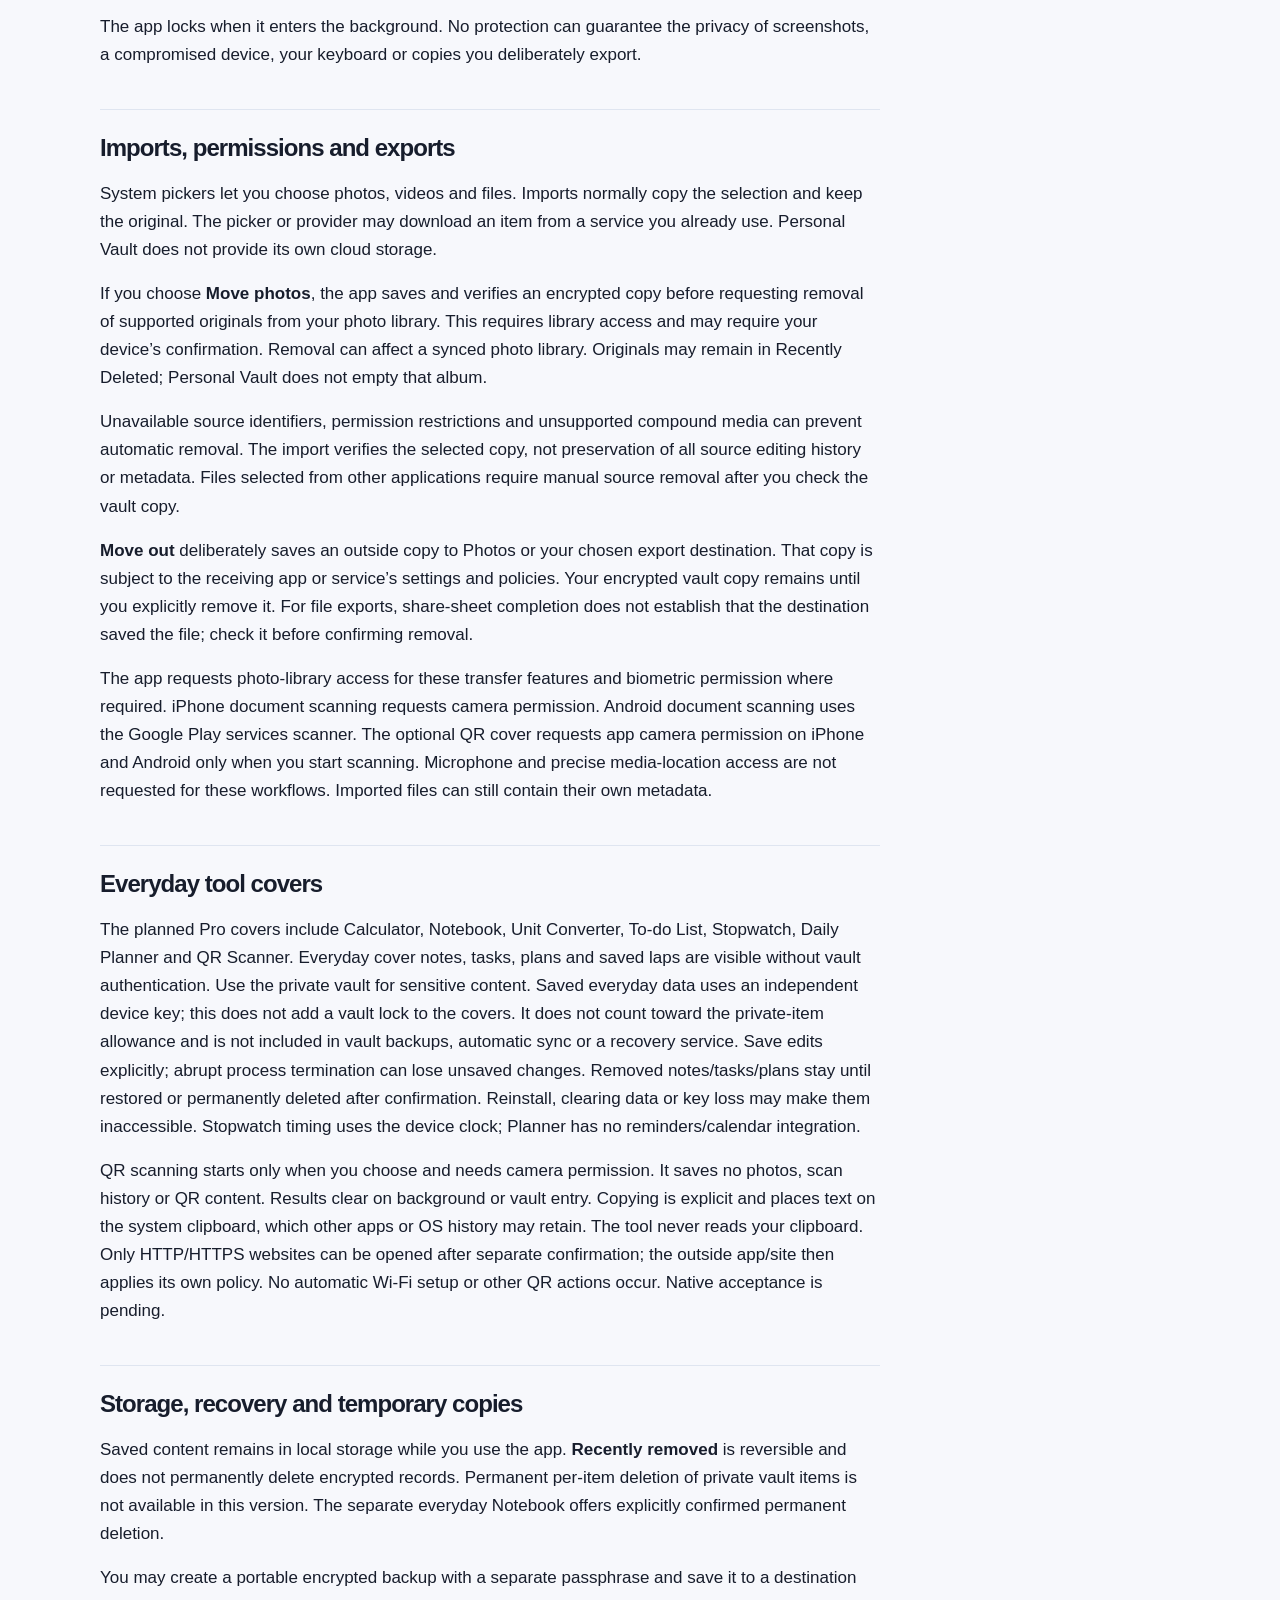
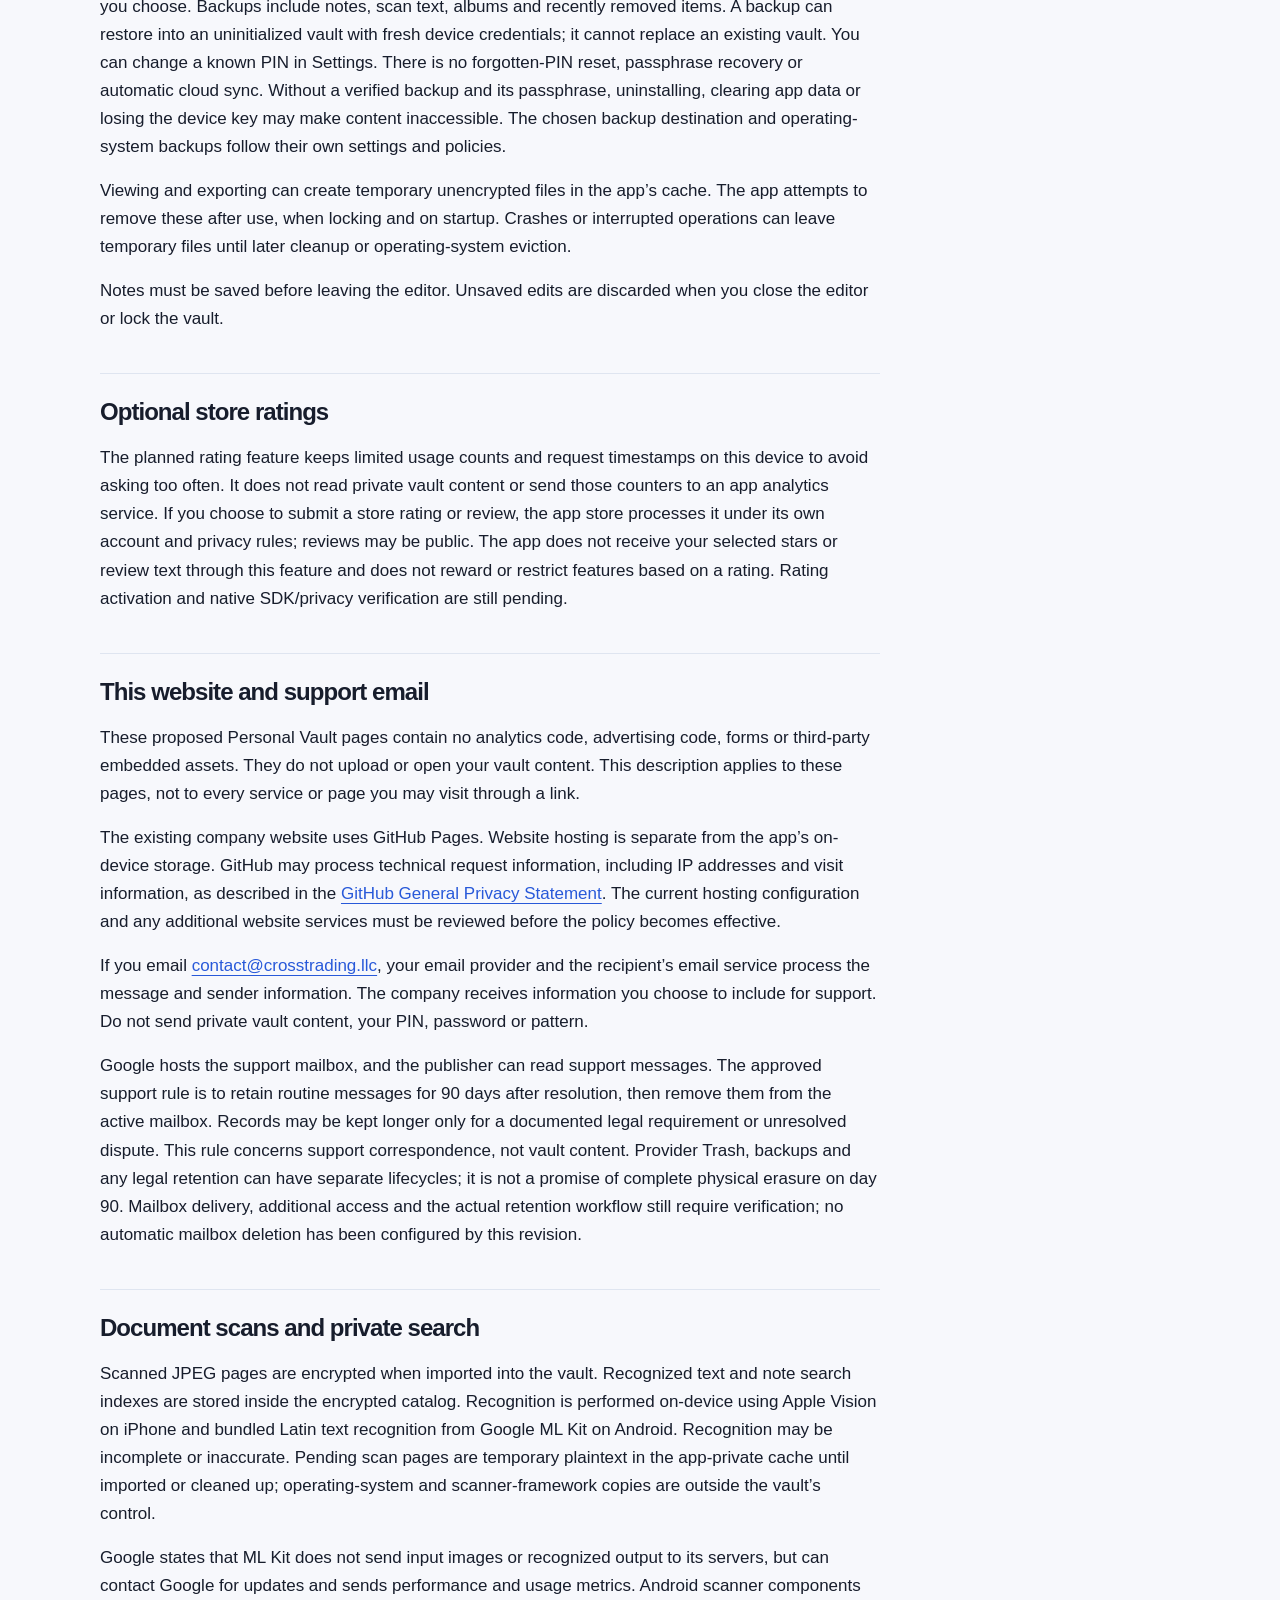
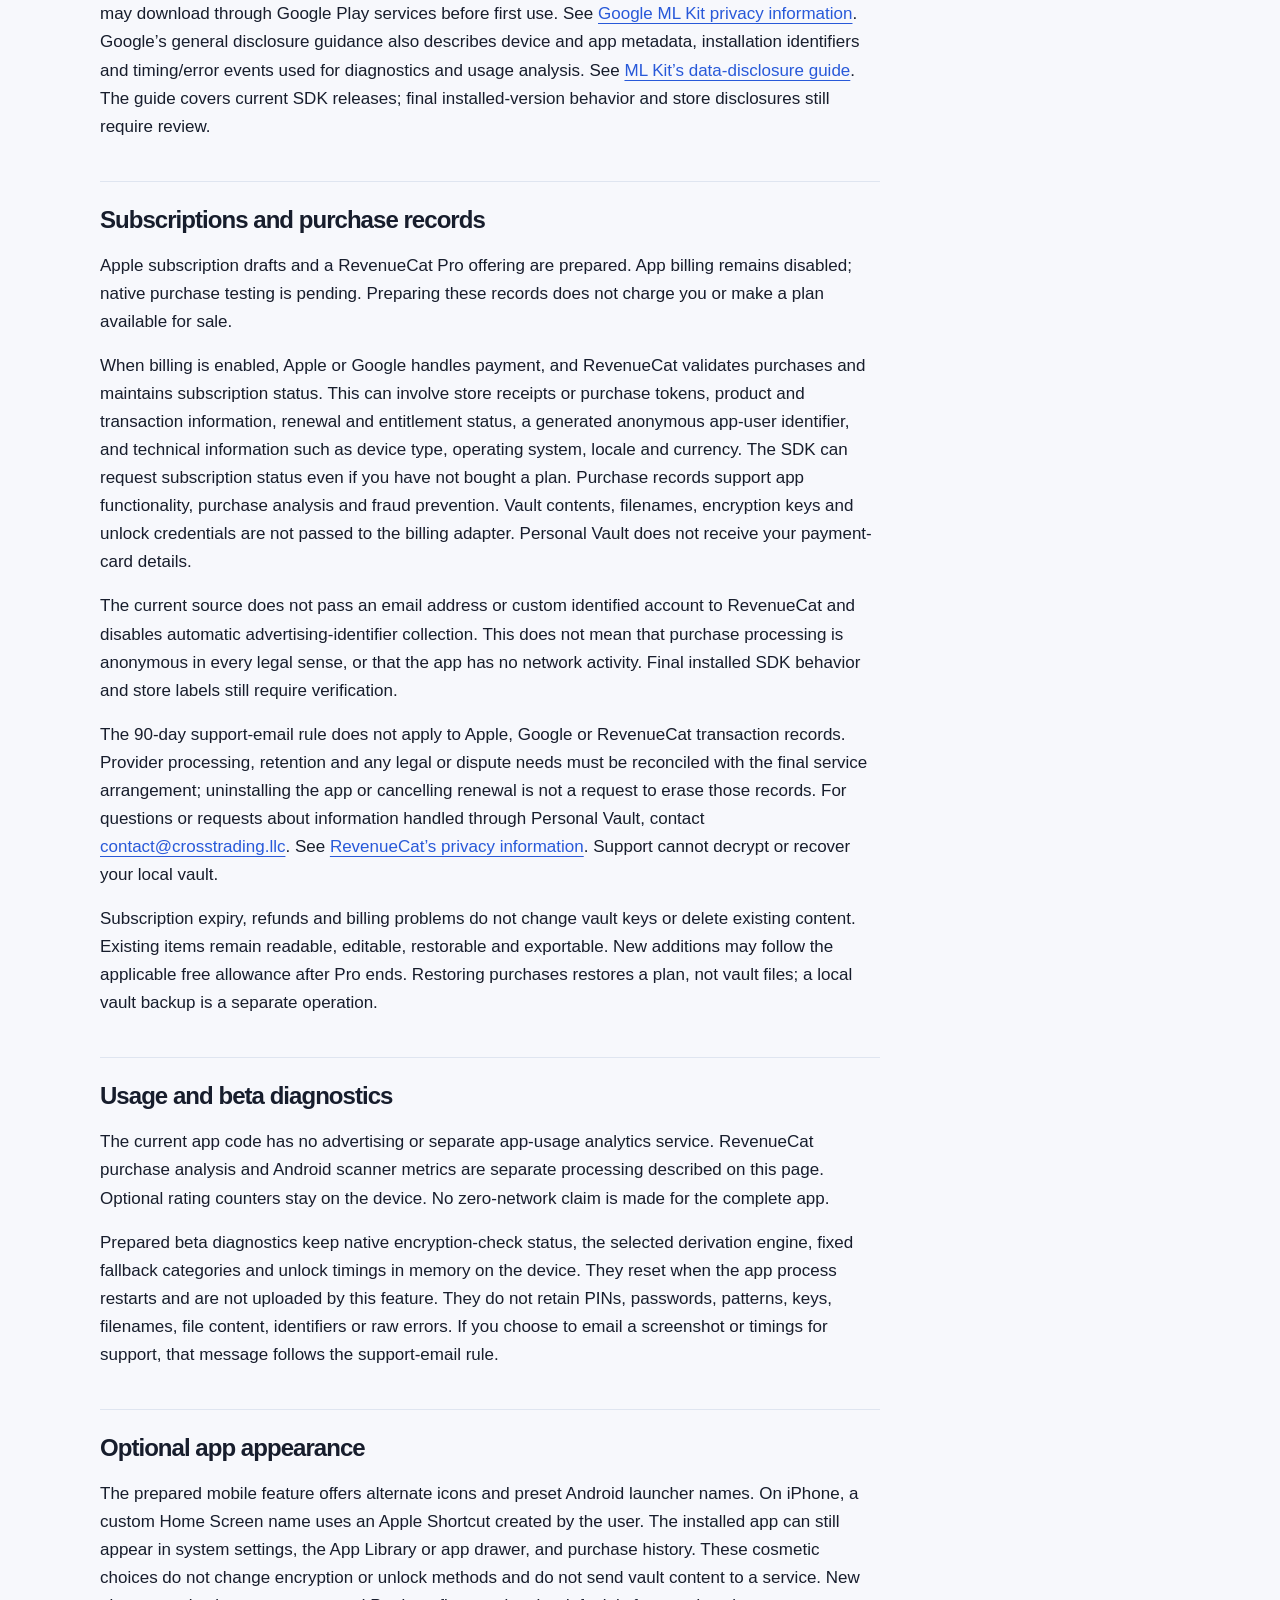
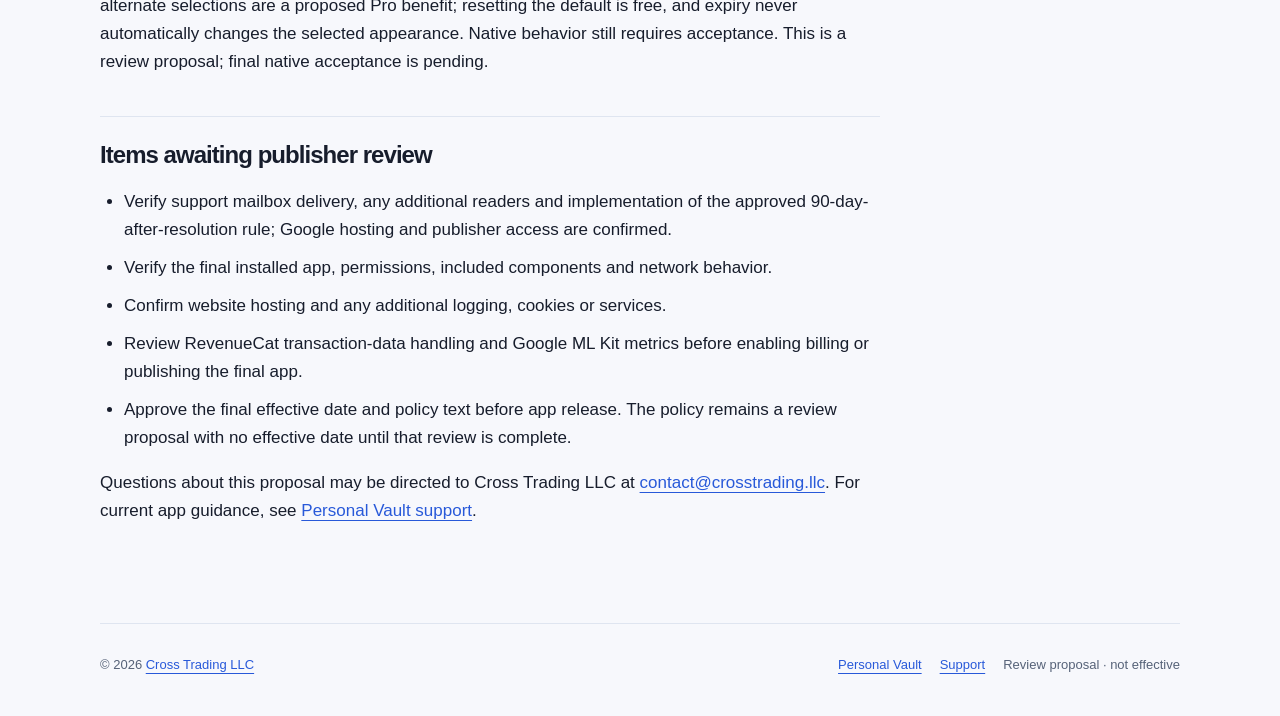
<file: personal-vault/privacy/index.html>
<!doctype html>
<html lang="en">
<head>
  <meta charset="utf-8">
  <meta name="viewport" content="width=device-width, initial-scale=1">
  <meta name="robots" content="noindex">
  <meta name="description" content="Prelaunch privacy proposal for Personal Vault by Cross Trading LLC. Review of the final app-store policy is pending.">
  <title>Privacy proposal — Personal Vault</title>
  <link rel="stylesheet" href="../styles.css">
</head>
<body>
  <a class="skip" href="#main">Skip to content</a>
  <header class="site-header wrap">
    <a class="brand" href="../" aria-label="Personal Vault home"><span class="brand-icon" aria-hidden="true"><svg viewBox="0 0 24 24" fill="none" stroke="currentColor" stroke-width="1.8" stroke-linecap="round" stroke-linejoin="round"><path d="m12 3 9 5-9 5-9-5 9-5Z M3 12l9 5 9-5 M3 16l9 5 9-5"/></svg></span>Personal Vault</a>
    <nav aria-label="Main navigation"><a href="../">Overview</a><a href="../support/">Support</a><a href="./" aria-current="page">Privacy</a><a href="../terms/">Terms proposal</a></nav>
  </header>
  <main id="main" class="wrap">
    <div class="page-head"><p class="eyebrow">Cross Trading LLC</p><h1>Privacy proposal</h1><p class="lead">How the current Personal Vault app handles your collection, and how that differs from visiting this website.</p></div>
    <div class="article">
      <aside class="draft" aria-label="Draft status"><strong>Review proposal — not effective</strong><p>Revision: November 10, 2026. Effective date: pending. This text describes current development behavior and the selected subscription direction. Native purchases, installed SDK behavior, support operations and final store disclosures must be verified before an app-store release.</p></aside>
      <nav class="toc" aria-label="On this page"><ul><li><a href="#collection">Your private collection</a></li><li><a href="#unlock">PIN, password, pattern and biometrics</a></li><li><a href="#transfers">Imports, permissions and exports</a></li><li><a href="#retention">Storage, recovery and temporary copies</a></li><li><a href="#website">This website and support email</a></li><li><a href="#purchases">Subscriptions and purchase records</a></li><li><a href="#diagnostics">Usage and beta diagnostics</a></li><li><a href="#review">Items awaiting publisher review</a></li></ul><a href="../terms/">Terms proposal</a></nav>
      <section id="collection"><h2>Your private collection</h2><p>Personal Vault is developed by <strong>Cross Trading LLC</strong>. The app stores photos, videos and files you select, and notes you create, on your device. Saved file contents, note bodies, filenames and collection information are encrypted. Imported files may include embedded information, such as photo metadata.</p><p>The app does not provide an online vault account, advertising or a cloud vault backend that receives your private collection. Document scanning includes Google components on Android; proposed billing uses RevenueCat. Their distinct processing is described below. Final installed components and network behavior still require verification before release.</p></section>
      <section id="unlock"><h2>PIN, password, pattern and biometrics</h2><p>A six-digit PIN and a device-held secret protect access to your collection. You may add a password, a pattern, or supported secure biometric unlock. The app uses your PIN, password or pattern to protect encryption keys; it does not save those credentials as plain text.</p><p>Face and fingerprint authentication is handled by your operating system. Personal Vault does not receive your biometric templates. When you enable biometric unlock, a separate unlock token is protected using the device’s secure storage and authentication. Changes to enrolled biometrics may require using another enabled method.</p><p>The app locks when it enters the background. No protection can guarantee the privacy of screenshots, a compromised device, your keyboard or copies you deliberately export.</p></section>
      <section id="transfers"><h2>Imports, permissions and exports</h2><p>System pickers let you choose photos, videos and files. Imports normally copy the selection and keep the original. The picker or provider may download an item from a service you already use. Personal Vault does not provide its own cloud storage.</p><p>If you choose <strong>Move photos</strong>, the app saves and verifies an encrypted copy before requesting removal of supported originals from your photo library. This requires library access and may require your device’s confirmation. Removal can affect a synced photo library. Originals may remain in Recently Deleted; Personal Vault does not empty that album.</p><p>Unavailable source identifiers, permission restrictions and unsupported compound media can prevent automatic removal. The import verifies the selected copy, not preservation of all source editing history or metadata. Files selected from other applications require manual source removal after you check the vault copy.</p><p><strong>Move out</strong> deliberately saves an outside copy to Photos or your chosen export destination. That copy is subject to the receiving app or service’s settings and policies. Your encrypted vault copy remains until you explicitly remove it. For file exports, share-sheet completion does not establish that the destination saved the file; check it before confirming removal.</p><p>The app requests photo-library access for these transfer features and biometric permission where required. iPhone document scanning requests camera permission. Android document scanning uses the Google Play services scanner. The optional QR cover requests app camera permission on iPhone and Android only when you start scanning. Microphone and precise media-location access are not requested for these workflows. Imported files can still contain their own metadata.</p></section>
      <section id="cover-notes"><h2>Everyday tool covers</h2><p>The planned Pro covers include Calculator, Notebook, Unit Converter, To-do List, Stopwatch, Daily Planner and QR Scanner. Everyday cover notes, tasks, plans and saved laps are visible without vault authentication. Use the private vault for sensitive content. Saved everyday data uses an independent device key; this does not add a vault lock to the covers. It does not count toward the private-item allowance and is not included in vault backups, automatic sync or a recovery service. Save edits explicitly; abrupt process termination can lose unsaved changes. Removed notes/tasks/plans stay until restored or permanently deleted after confirmation. Reinstall, clearing data or key loss may make them inaccessible. Stopwatch timing uses the device clock; Planner has no reminders/calendar integration.</p><p>QR scanning starts only when you choose and needs camera permission. It saves no photos, scan history or QR content. Results clear on background or vault entry. Copying is explicit and places text on the system clipboard, which other apps or OS history may retain. The tool never reads your clipboard. Only HTTP/HTTPS websites can be opened after separate confirmation; the outside app/site then applies its own policy. No automatic Wi-Fi setup or other QR actions occur. Native acceptance is pending.</p></section>
      <section id="retention"><h2>Storage, recovery and temporary copies</h2><p>Saved content remains in local storage while you use the app. <strong>Recently removed</strong> is reversible and does not permanently delete encrypted records. Permanent per-item deletion of private vault items is not available in this version. The separate everyday Notebook offers explicitly confirmed permanent deletion.</p><p>You may create a portable encrypted backup with a separate passphrase and save it to a destination you choose. Backups include notes, scan text, albums and recently removed items. A backup can restore into an uninitialized vault with fresh device credentials; it cannot replace an existing vault. You can change a known PIN in Settings. There is no forgotten-PIN reset, passphrase recovery or automatic cloud sync. Without a verified backup and its passphrase, uninstalling, clearing app data or losing the device key may make content inaccessible. The chosen backup destination and operating-system backups follow their own settings and policies.</p><p>Viewing and exporting can create temporary unencrypted files in the app’s cache. The app attempts to remove these after use, when locking and on startup. Crashes or interrupted operations can leave temporary files until later cleanup or operating-system eviction.</p><p>Notes must be saved before leaving the editor. Unsaved edits are discarded when you close the editor or lock the vault.</p></section>
      <section id="ratings"><h2>Optional store ratings</h2><p>The planned rating feature keeps limited usage counts and request timestamps on this device to avoid asking too often. It does not read private vault content or send those counters to an app analytics service. If you choose to submit a store rating or review, the app store processes it under its own account and privacy rules; reviews may be public. The app does not receive your selected stars or review text through this feature and does not reward or restrict features based on a rating. Rating activation and native SDK/privacy verification are still pending.</p></section>
      <section id="website"><h2>This website and support email</h2><p>These proposed Personal Vault pages contain no analytics code, advertising code, forms or third-party embedded assets. They do not upload or open your vault content. This description applies to these pages, not to every service or page you may visit through a link.</p><p>The existing company website uses GitHub Pages. Website hosting is separate from the app’s on-device storage. GitHub may process technical request information, including IP addresses and visit information, as described in the <a href="https://docs.github.com/en/site-policy/privacy-policies/github-general-privacy-statement">GitHub General Privacy Statement</a>. The current hosting configuration and any additional website services must be reviewed before the policy becomes effective.</p><p>If you email <a href="mailto:contact@crosstrading.llc">contact@crosstrading.llc</a>, your email provider and the recipient’s email service process the message and sender information. The company receives information you choose to include for support. Do not send private vault content, your PIN, password or pattern.</p><p>Google hosts the support mailbox, and the publisher can read support messages. The approved support rule is to retain routine messages for 90 days after resolution, then remove them from the active mailbox. Records may be kept longer only for a documented legal requirement or unresolved dispute. This rule concerns support correspondence, not vault content. Provider Trash, backups and any legal retention can have separate lifecycles; it is not a promise of complete physical erasure on day 90. Mailbox delivery, additional access and the actual retention workflow still require verification; no automatic mailbox deletion has been configured by this revision.</p></section>
      <section><h2>Document scans and private search</h2><p>Scanned JPEG pages are encrypted when imported into the vault. Recognized text and note search indexes are stored inside the encrypted catalog. Recognition is performed on-device using Apple Vision on iPhone and bundled Latin text recognition from Google ML Kit on Android. Recognition may be incomplete or inaccurate. Pending scan pages are temporary plaintext in the app-private cache until imported or cleaned up; operating-system and scanner-framework copies are outside the vault’s control.</p><p>Google states that ML Kit does not send input images or recognized output to its servers, but can contact Google for updates and sends performance and usage metrics. Android scanner components may download through Google Play services before first use. See <a href="https://developers.google.com/ml-kit/terms">Google ML Kit privacy information</a>. Google’s general disclosure guidance also describes device and app metadata, installation identifiers and timing/error events used for diagnostics and usage analysis. See <a href="https://developers.google.com/ml-kit/android-data-disclosure">ML Kit’s data-disclosure guide</a>. The guide covers current SDK releases; final installed-version behavior and store disclosures still require review.</p></section><section id="purchases"><h2>Subscriptions and purchase records</h2><p>Apple subscription drafts and a RevenueCat Pro offering are prepared. App billing remains disabled; native purchase testing is pending. Preparing these records does not charge you or make a plan available for sale.</p><p>When billing is enabled, Apple or Google handles payment, and RevenueCat validates purchases and maintains subscription status. This can involve store receipts or purchase tokens, product and transaction information, renewal and entitlement status, a generated anonymous app-user identifier, and technical information such as device type, operating system, locale and currency. The SDK can request subscription status even if you have not bought a plan. Purchase records support app functionality, purchase analysis and fraud prevention. Vault contents, filenames, encryption keys and unlock credentials are not passed to the billing adapter. Personal Vault does not receive your payment-card details.</p><p>The current source does not pass an email address or custom identified account to RevenueCat and disables automatic advertising-identifier collection. This does not mean that purchase processing is anonymous in every legal sense, or that the app has no network activity. Final installed SDK behavior and store labels still require verification.</p><p>The 90-day support-email rule does not apply to Apple, Google or RevenueCat transaction records. Provider processing, retention and any legal or dispute needs must be reconciled with the final service arrangement; uninstalling the app or cancelling renewal is not a request to erase those records. For questions or requests about information handled through Personal Vault, contact <a href="mailto:contact@crosstrading.llc">contact@crosstrading.llc</a>. See <a href="https://www.revenuecat.com/privacy">RevenueCat’s privacy information</a>. Support cannot decrypt or recover your local vault.</p><p>Subscription expiry, refunds and billing problems do not change vault keys or delete existing content. Existing items remain readable, editable, restorable and exportable. New additions may follow the applicable free allowance after Pro ends. Restoring purchases restores a plan, not vault files; a local vault backup is a separate operation.</p></section>
      <section id="diagnostics"><h2>Usage and beta diagnostics</h2><p>The current app code has no advertising or separate app-usage analytics service. RevenueCat purchase analysis and Android scanner metrics are separate processing described on this page. Optional rating counters stay on the device. No zero-network claim is made for the complete app.</p><p>Prepared beta diagnostics keep native encryption-check status, the selected derivation engine, fixed fallback categories and unlock timings in memory on the device. They reset when the app process restarts and are not uploaded by this feature. They do not retain PINs, passwords, patterns, keys, filenames, file content, identifiers or raw errors. If you choose to email a screenshot or timings for support, that message follows the support-email rule.</p></section>
      <section><h2>Optional app appearance</h2><p>The prepared mobile feature offers alternate icons and preset Android launcher names. On iPhone, a custom Home Screen name uses an Apple Shortcut created by the user. The installed app can still appear in system settings, the App Library or app drawer, and purchase history. These cosmetic choices do not change encryption or unlock methods and do not send vault content to a service. New alternate selections are a proposed Pro benefit; resetting the default is free, and expiry never automatically changes the selected appearance. Native behavior still requires acceptance. This is a review proposal; final native acceptance is pending.</p></section><section id="review"><h2>Items awaiting publisher review</h2><ul><li>Verify support mailbox delivery, any additional readers and implementation of the approved 90-day-after-resolution rule; Google hosting and publisher access are confirmed.</li><li>Verify the final installed app, permissions, included components and network behavior.</li><li>Confirm website hosting and any additional logging, cookies or services.</li><li>Review RevenueCat transaction-data handling and Google ML Kit metrics before enabling billing or publishing the final app.</li><li>Approve the final effective date and policy text before app release. The policy remains a review proposal with no effective date until that review is complete.</li></ul><p>Questions about this proposal may be directed to Cross Trading LLC at <a href="mailto:contact@crosstrading.llc">contact@crosstrading.llc</a>. For current app guidance, see <a href="../support/">Personal Vault support</a>.</p></section>
    </div>
  </main>
  <footer class="site-footer wrap"><p>&copy; 2026 <a href="../../">Cross Trading LLC</a></p><div class="footer-links"><a href="../">Personal Vault</a><a href="../support/">Support</a><span>Review proposal · not effective</span></div></footer>
</body>
</html>
</file>
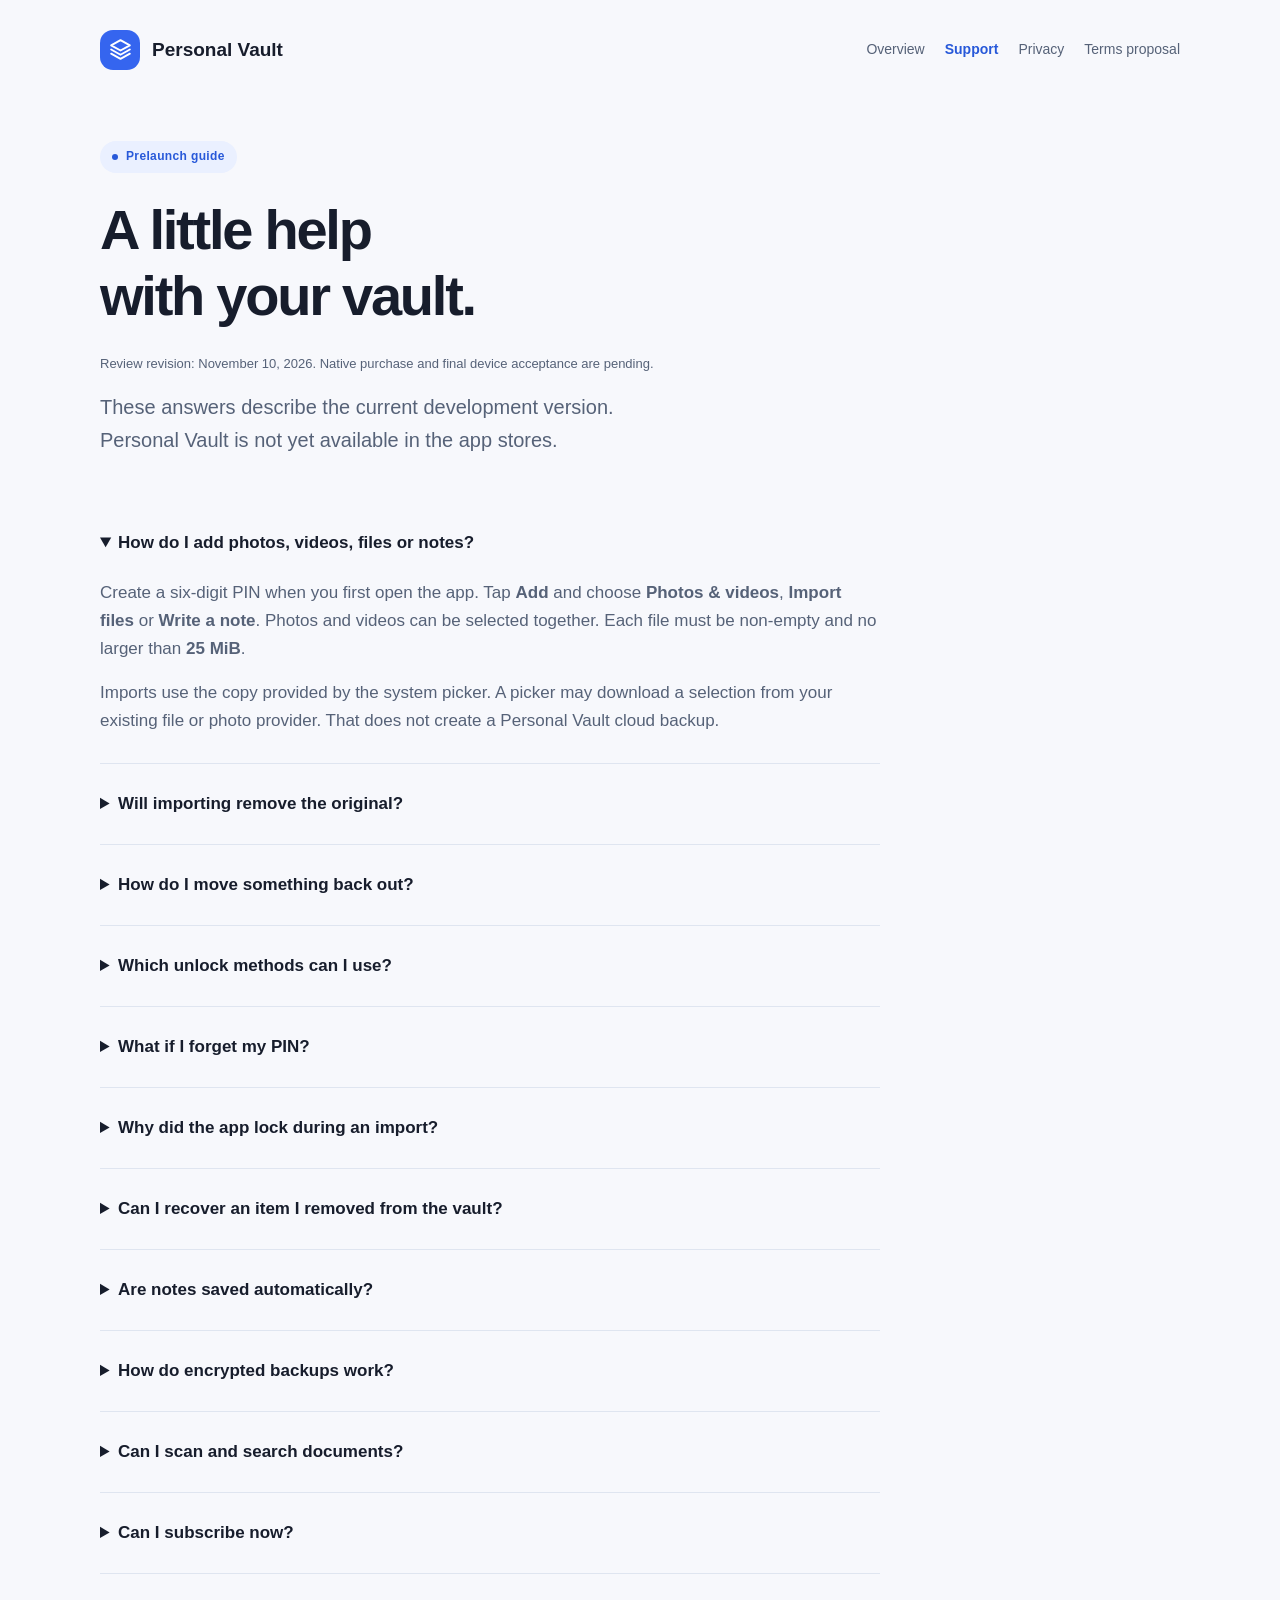
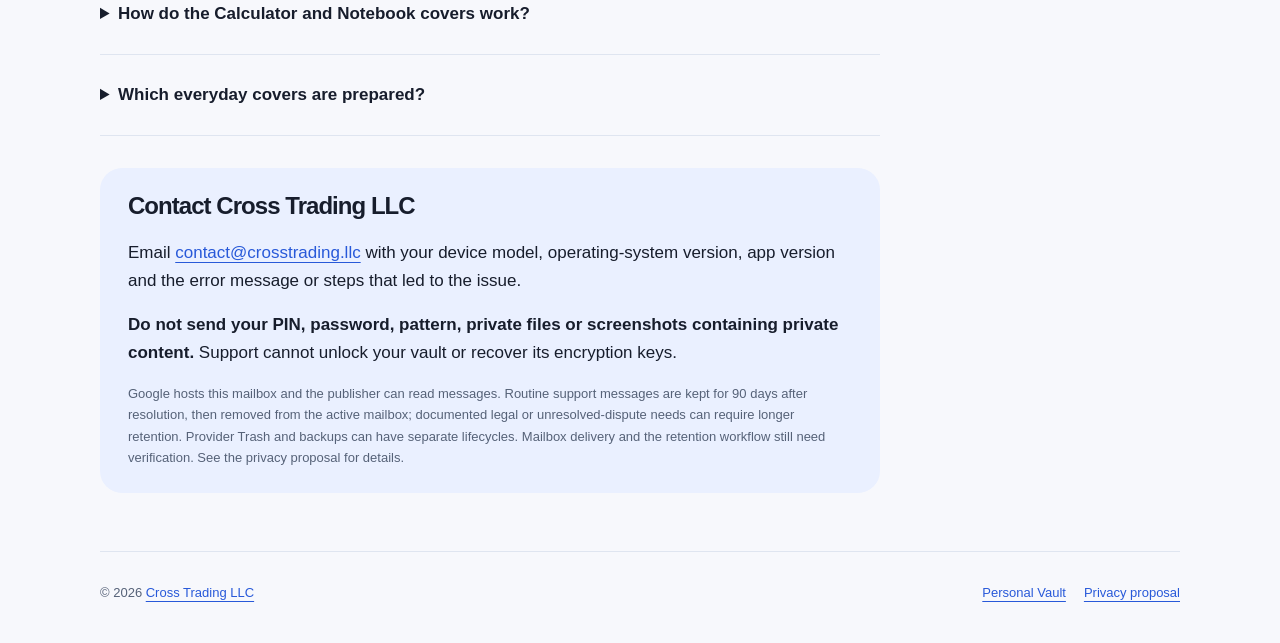
<file: personal-vault/support/index.html>
<!doctype html>
<html lang="en">
<head>
  <meta charset="utf-8">
  <meta name="viewport" content="width=device-width, initial-scale=1">
  <meta name="description" content="Personal Vault support: importing photos and files, unlock options, notes, moving content out and recovering removed vault items.">
  <title>Support — Personal Vault</title>
  <link rel="stylesheet" href="../styles.css">
</head>
<body>
  <a class="skip" href="#main">Skip to content</a>
  <header class="site-header wrap">
    <a class="brand" href="../" aria-label="Personal Vault home"><span class="brand-icon" aria-hidden="true"><svg viewBox="0 0 24 24" fill="none" stroke="currentColor" stroke-width="1.8" stroke-linecap="round" stroke-linejoin="round"><path d="m12 3 9 5-9 5-9-5 9-5Z M3 12l9 5 9-5 M3 16l9 5 9-5"/></svg></span>Personal Vault</a>
    <nav aria-label="Main navigation"><a href="../">Overview</a><a href="./" aria-current="page">Support</a><a href="../privacy/">Privacy</a><a href="../terms/">Terms proposal</a></nav>
  </header>
  <main id="main" class="wrap">
    <div class="page-head"><p class="status">Prelaunch guide</p><h1>A little help<br>with your vault.</h1><p class="fine">Review revision: November 10, 2026. Native purchase and final device acceptance are pending.</p><p class="lead">These answers describe the current development version. Personal Vault is not yet available in the app stores.</p></div>
    <div class="article">
      <details class="faq" open><summary>How do I add photos, videos, files or notes?</summary><p>Create a six-digit PIN when you first open the app. Tap <strong>Add</strong> and choose <strong>Photos &amp; videos</strong>, <strong>Import files</strong> or <strong>Write a note</strong>. Photos and videos can be selected together. Each file must be non-empty and no larger than <strong>25 MiB</strong>.</p><p>Imports use the copy provided by the system picker. A picker may download a selection from your existing file or photo provider. That does not create a Personal Vault cloud backup.</p></details>
      <details class="faq"><summary>Will importing remove the original?</summary><p><strong>Copy</strong> keeps the original. If you choose <strong>Move photos</strong>, Personal Vault saves and verifies an encrypted copy before requesting removal from your photo library. Your device may ask you to approve the removal.</p><p>Limited permissions, unavailable library identifiers and some compound media can prevent removal. Live Photos and media with unsupported motion or depth information are kept in Photos. Files selected from other apps must be removed there manually after you check the vault copy.</p><p>Photo-library removal may also affect synced devices or cloud libraries. Items may remain in the system’s Recently Deleted album; Personal Vault does not empty it. The import does not promise preservation of every source edit or metadata field.</p></details>
      <details class="faq"><summary>How do I move something back out?</summary><ol><li>Open the item and select <strong>Move out</strong>.</li><li>Save photos or videos to your photo library, or export to your chosen file destination.</li><li>Check that the outside copy is saved and opens correctly.</li><li>Choose whether to keep the vault copy or remove it.</li></ol><p>The vault copy is kept until you explicitly remove it. For files, finishing the share sheet does not prove that a destination saved the file, so check the copy yourself before confirming.</p></details>
      <details class="faq"><summary>Which unlock methods can I use?</summary><p>Every vault starts with a six-digit PIN. Under <strong>Settings → Unlock methods</strong>, enter your current PIN to add a password, a pattern, or supported device biometrics. Passwords use 10–128 characters. Patterns connect or select 6–9 different dots.</p><p>Face ID, Touch ID or Android face/fingerprint availability depends on the device. Only supported strong biometrics can be enabled; some Android face-unlock systems do not qualify. The PIN remains available as a fallback. Changing enrolled biometrics may require another unlock method.</p></details>
      <details class="faq"><summary>What if I forget my PIN?</summary><p>Cross Trading LLC cannot retrieve or reset your PIN. If another enrolled method still works, unlock your vault and export important content. The current PIN is required to change optional unlock methods.</p><p><strong>Do not uninstall the app or clear its data as a troubleshooting step.</strong> There is no automatic cloud recovery. A previously saved encrypted backup and its passphrase can restore your collection into a fresh vault on another device. Losing all working unlock methods or the device key without such a backup may make saved content inaccessible.</p></details>
      <details class="faq"><summary>Why did the app lock during an import?</summary><p>Personal Vault locks when it moves into the background. A system picker can cause this. Unlock again to let a pending import continue. If a removal or save request was interrupted, check the photo library or destination before trying again. Your vault copy is not automatically removed because a share sheet closed.</p></details>
      <details class="faq"><summary>Can I recover an item I removed from the vault?</summary><p>Open <strong>Settings → Recently removed</strong>, open the item and choose <strong>Restore</strong>. It returns to the vault. Recovery remains available above the selected free allowance. Recently removed does not use active-item slots, but still uses device storage. This is separate from the phone’s own Recently Deleted album.</p><p>Recently removed is reversible and is not automatically emptied. Permanent per-item deletion is not available in this version, so moving items there does not free their encrypted storage.</p></details>
      <details class="faq"><summary>Are notes saved automatically?</summary><p>No. Tap <strong>Save note</strong> before closing the editor or leaving the app. Unsaved edits are discarded when you close or lock the vault. Saved notes can be edited, organized in albums and exported as text files.</p></details>
      <details class="faq"><summary>How do encrypted backups work?</summary><p>Open <strong>Settings → Encrypted backup</strong>. Choose and confirm a separate 12–128 character passphrase. The app prepares and verifies an encrypted <strong>.pvbackup</strong> file; then choose <strong>Save encrypted backup</strong>. Check that the file exists in the destination you selected. Store its passphrase separately; it cannot be recovered.</p><p>On a fresh installation, choose <strong>Restore vault backup</strong> before creating a vault. Select the backup, enter its passphrase and choose a new six-digit PIN. Restore never replaces an existing vault. Set up optional unlock methods again afterward. New imports and notes remain limited to 25 MiB. Compatible backups may restore larger existing files up to 250 MiB each; recovery does not increase the limit for new imports. This larger-file recovery path still needs installed-phone acceptance before launch. Backups are manual; there is no automatic cloud sync.</p></details><details class="faq"><summary>Can I scan and search documents?</summary><p>On a supported phone, choose <strong>Add → Scan document</strong>. Capture up to 10 pages, which are saved as JPEG images. Recognition supports English/Latin text; it may miss or misread words. Search matches filenames, saved note text and recognized scan text. The search index is limited to the first 65,536 text units per item and indicates truncation.</p><p>Android scanning requires Google Play services and may need an initial component download. If the app locks during scanning, unlock to continue importing. Pending scan pages are temporary until the app confirms encrypted import. If text recognition fails, the image can still be saved without searchable text. Browser preview does not capture documents.</p></details>
      <details class="faq"><summary>Can I subscribe now?</summary><p>No. Personal Vault is still in development. Apple subscription drafts and the RevenueCat Pro offering are prepared, but app billing is disabled and actual native purchase testing is pending. Prices will come from your store when products and launch terms are approved. Backup, search and unlock methods remain available without a subscription; selected US Pro pricing is $5.99/month or $39.99/year (the year is charged upfront), with discreet icons planned for Pro after native acceptance. Android supports preset launcher names; an iPhone custom Home Screen name uses a user-created Shortcut. The selected free-tier direction is 25 active items, excluding Recently removed; billing and count enforcement remain disabled in current testing. Both periods have the same benefits and no selected trial or cloud storage. The prepared 250 MiB import target still requires device acceptance; current customer imports remain at 25 MiB. Existing items remain readable, editable, restorable and exportable after expiry, refund or cancellation. Restore purchases restores your plan, not your vault files.</p></details>
      <details class="faq"><summary>How do the Calculator and Notebook covers work?</summary><p>These optional Pro covers are implemented in current source and still require native acceptance. Hold <strong>= for 1.5 seconds</strong> in Calculator, or hold the <strong>Notebook title for 1.5 seconds</strong>, then unlock the vault normally. Reset the original appearance for free in vault Settings. Expiry does not change your cover or delete everyday data. Everyday Notebook notes, tasks, plans and saved laps are visible without vault authentication, separate from private notes and excluded from vault backups. Save before leaving; Recently removed is recoverable, and permanent deletion requires confirmation. Use private vault notes for sensitive content.</p></details>
      <details class="faq"><summary>Which everyday covers are prepared?</summary><p>Seven Pro covers are implemented in source: Calculator, Notebook, Unit Converter, To-do List, Stopwatch, Daily Planner and QR Scanner. Native acceptance is pending. Saved tasks/plans/laps stay on this device, outside vault backups and private-item limits. Save edits explicitly; there is no cover-data export/recovery service. Planner has no reminders or calendar sync; device clock changes can affect Stopwatch. QR scanning starts only by choice, needs camera permission, keeps no history and never opens links automatically. Copy text deliberately; review a website before confirming it. Expiry retains the chosen cover and its data; resetting the original appearance stays free.</p></details>
      <aside class="callout contact" aria-labelledby="contact-title"><h2 id="contact-title">Contact Cross Trading LLC</h2><p>Email <a href="mailto:contact@crosstrading.llc">contact@crosstrading.llc</a> with your device model, operating-system version, app version and the error message or steps that led to the issue.</p><p><strong>Do not send your PIN, password, pattern, private files or screenshots containing private content.</strong> Support cannot unlock your vault or recover its encryption keys.</p><p class="fine">Google hosts this mailbox and the publisher can read messages. Routine support messages are kept for 90 days after resolution, then removed from the active mailbox; documented legal or unresolved-dispute needs can require longer retention. Provider Trash and backups can have separate lifecycles. Mailbox delivery and the retention workflow still need verification. See the privacy proposal for details.</p></aside>
    </div>
  </main>
  <footer class="site-footer wrap"><p>&copy; 2026 <a href="../../">Cross Trading LLC</a></p><div class="footer-links"><a href="../">Personal Vault</a><a href="../privacy/">Privacy proposal</a></div></footer>
</body>
</html>
</file>
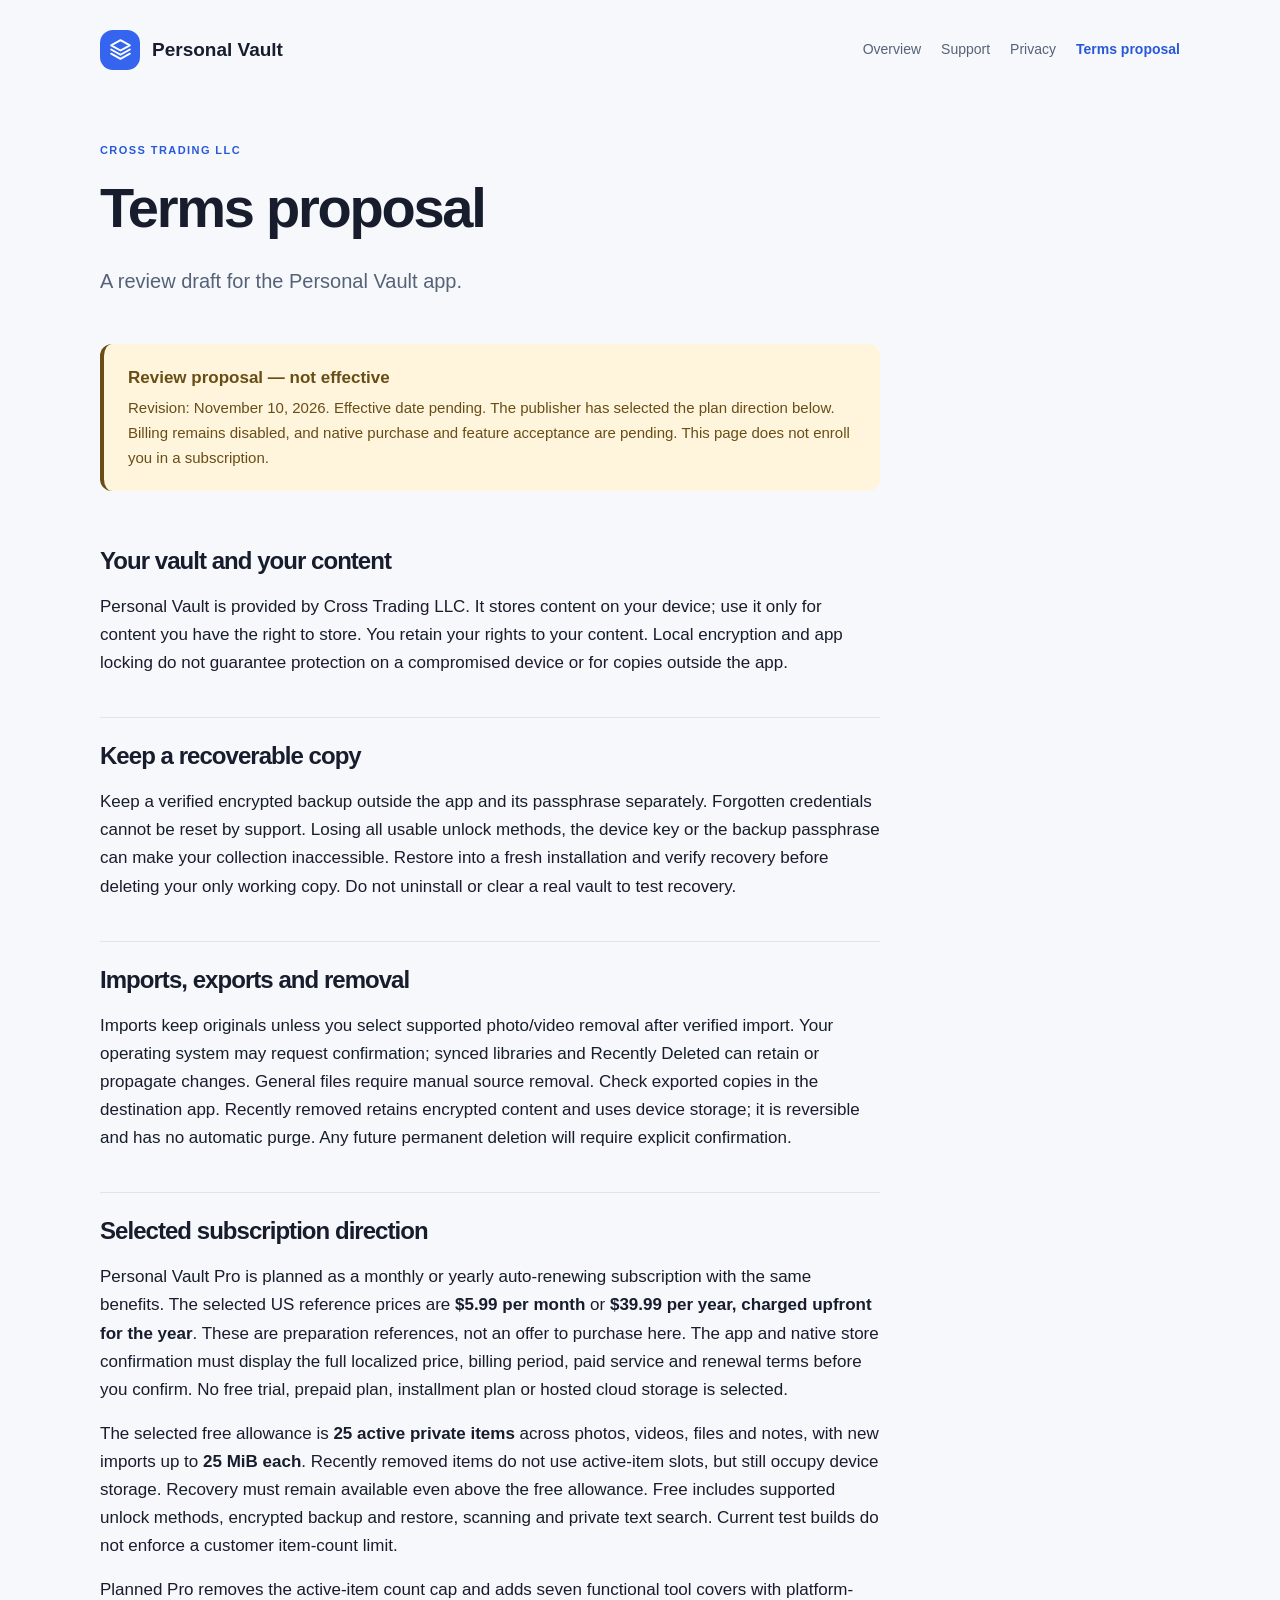
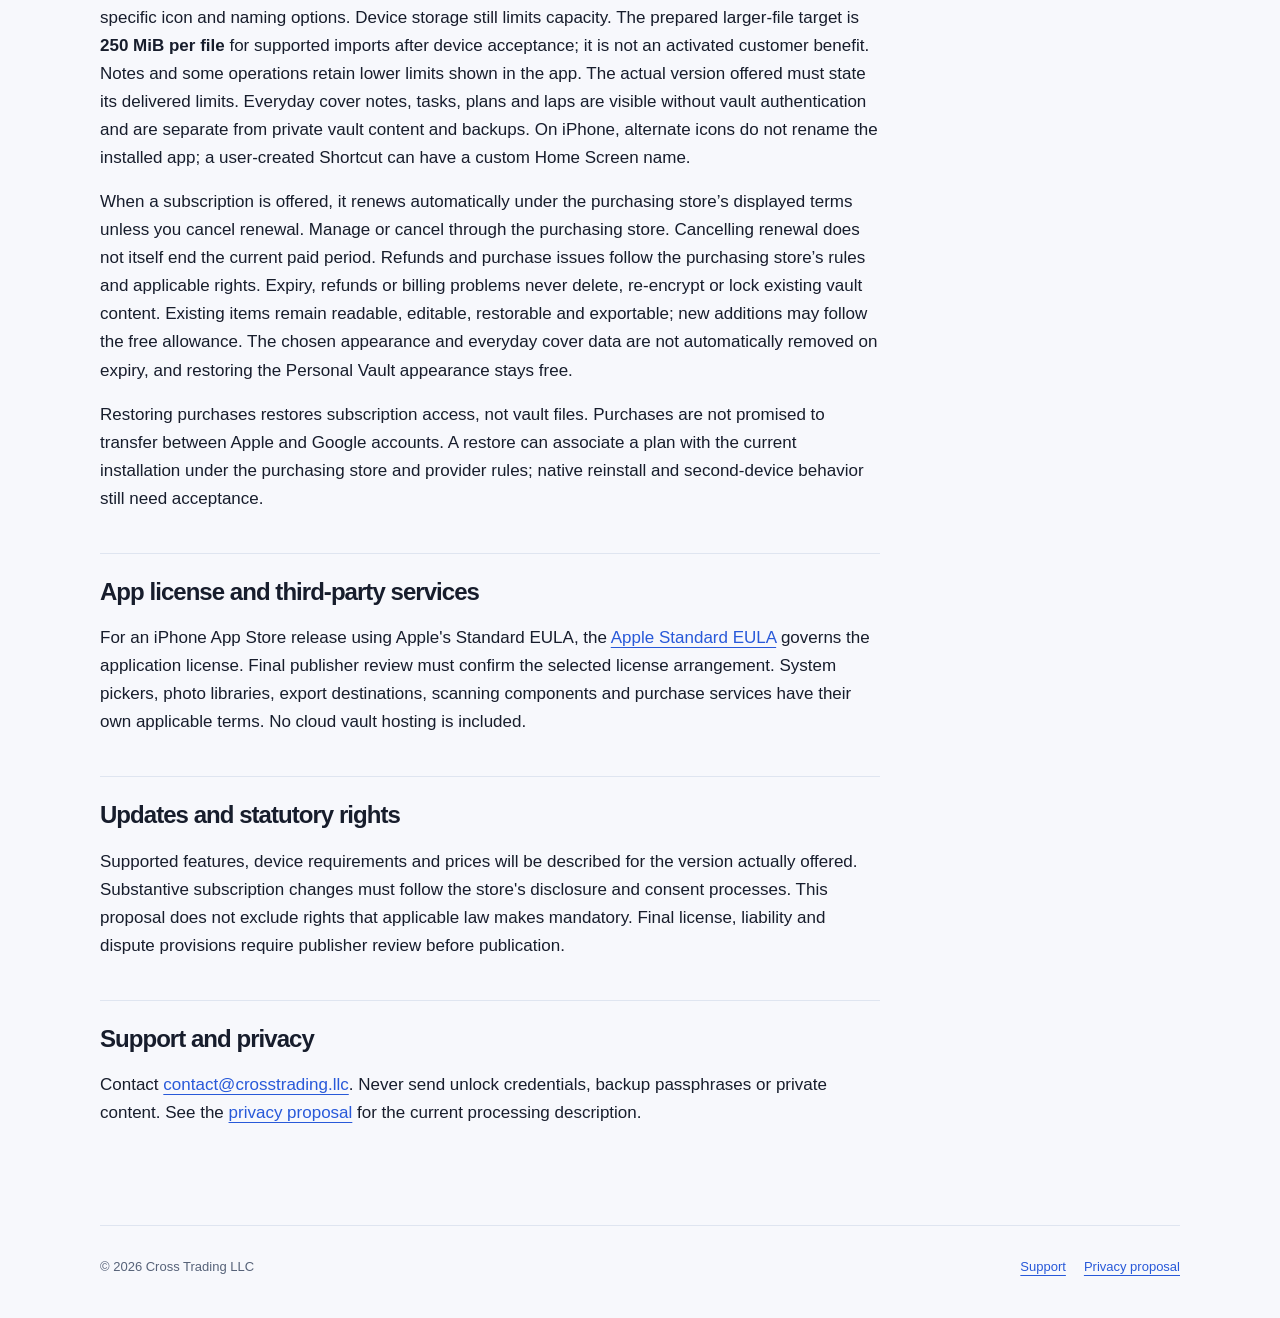
<file: personal-vault/terms/index.html>
<!doctype html>
<html lang="en"><head><meta charset="utf-8"><meta name="viewport" content="width=device-width, initial-scale=1"><meta name="robots" content="noindex"><title>Terms proposal — Personal Vault</title><link rel="stylesheet" href="../styles.css"></head>
<body><a class="skip" href="#main">Skip to content</a><header class="site-header wrap"><a class="brand" href="../" aria-label="Personal Vault home"><span class="brand-icon" aria-hidden="true"><svg viewBox="0 0 24 24" fill="none" stroke="currentColor" stroke-width="1.8" stroke-linecap="round" stroke-linejoin="round"><path d="m12 3 9 5-9 5-9-5 9-5Z M3 12l9 5 9-5 M3 16l9 5 9-5"/></svg></span>Personal Vault</a><nav aria-label="Main navigation"><a href="../">Overview</a><a href="../support/">Support</a><a href="../privacy/">Privacy</a><a href="./" aria-current="page">Terms proposal</a></nav></header>
<main id="main" class="wrap"><div class="page-head"><p class="eyebrow">Cross Trading LLC</p><h1>Terms proposal</h1><p class="lead">A review draft for the Personal Vault app.</p></div><div class="article">
<aside class="draft"><strong>Review proposal — not effective</strong><p>Revision: November 10, 2026. Effective date pending. The publisher has selected the plan direction below. Billing remains disabled, and native purchase and feature acceptance are pending. This page does not enroll you in a subscription.</p></aside>
<section><h2>Your vault and your content</h2><p>Personal Vault is provided by Cross Trading LLC. It stores content on your device; use it only for content you have the right to store. You retain your rights to your content. Local encryption and app locking do not guarantee protection on a compromised device or for copies outside the app.</p></section>
<section><h2>Keep a recoverable copy</h2><p>Keep a verified encrypted backup outside the app and its passphrase separately. Forgotten credentials cannot be reset by support. Losing all usable unlock methods, the device key or the backup passphrase can make your collection inaccessible. Restore into a fresh installation and verify recovery before deleting your only working copy. Do not uninstall or clear a real vault to test recovery.</p></section>
<section><h2>Imports, exports and removal</h2><p>Imports keep originals unless you select supported photo/video removal after verified import. Your operating system may request confirmation; synced libraries and Recently Deleted can retain or propagate changes. General files require manual source removal. Check exported copies in the destination app. Recently removed retains encrypted content and uses device storage; it is reversible and has no automatic purge. Any future permanent deletion will require explicit confirmation.</p></section>
<section id="subscriptions"><h2>Selected subscription direction</h2><p>Personal Vault Pro is planned as a monthly or yearly auto-renewing subscription with the same benefits. The selected US reference prices are <strong>$5.99 per month</strong> or <strong>$39.99 per year, charged upfront for the year</strong>. These are preparation references, not an offer to purchase here. The app and native store confirmation must display the full localized price, billing period, paid service and renewal terms before you confirm. No free trial, prepaid plan, installment plan or hosted cloud storage is selected.</p><p>The selected free allowance is <strong>25 active private items</strong> across photos, videos, files and notes, with new imports up to <strong>25 MiB each</strong>. Recently removed items do not use active-item slots, but still occupy device storage. Recovery must remain available even above the free allowance. Free includes supported unlock methods, encrypted backup and restore, scanning and private text search. Current test builds do not enforce a customer item-count limit.</p><p>Planned Pro removes the active-item count cap and adds seven functional tool covers with platform-specific icon and naming options. Device storage still limits capacity. The prepared larger-file target is <strong>250 MiB per file</strong> for supported imports after device acceptance; it is not an activated customer benefit. Notes and some operations retain lower limits shown in the app. The actual version offered must state its delivered limits. Everyday cover notes, tasks, plans and laps are visible without vault authentication and are separate from private vault content and backups. On iPhone, alternate icons do not rename the installed app; a user-created Shortcut can have a custom Home Screen name.</p><p>When a subscription is offered, it renews automatically under the purchasing store’s displayed terms unless you cancel renewal. Manage or cancel through the purchasing store. Cancelling renewal does not itself end the current paid period. Refunds and purchase issues follow the purchasing store’s rules and applicable rights. Expiry, refunds or billing problems never delete, re-encrypt or lock existing vault content. Existing items remain readable, editable, restorable and exportable; new additions may follow the free allowance. The chosen appearance and everyday cover data are not automatically removed on expiry, and restoring the Personal Vault appearance stays free.</p><p>Restoring purchases restores subscription access, not vault files. Purchases are not promised to transfer between Apple and Google accounts. A restore can associate a plan with the current installation under the purchasing store and provider rules; native reinstall and second-device behavior still need acceptance.</p></section>
<section><h2>App license and third-party services</h2><p>For an iPhone App Store release using Apple's Standard EULA, the <a href="https://www.apple.com/legal/internet-services/itunes/dev/stdeula/">Apple Standard EULA</a> governs the application license. Final publisher review must confirm the selected license arrangement. System pickers, photo libraries, export destinations, scanning components and purchase services have their own applicable terms. No cloud vault hosting is included.</p></section>
<section><h2>Updates and statutory rights</h2><p>Supported features, device requirements and prices will be described for the version actually offered. Substantive subscription changes must follow the store's disclosure and consent processes. This proposal does not exclude rights that applicable law makes mandatory. Final license, liability and dispute provisions require publisher review before publication.</p></section>
<section><h2>Support and privacy</h2><p>Contact <a href="mailto:contact@crosstrading.llc">contact@crosstrading.llc</a>. Never send unlock credentials, backup passphrases or private content. See the <a href="../privacy/">privacy proposal</a> for the current processing description.</p></section>
</div></main><footer class="site-footer wrap"><p>&copy; 2026 Cross Trading LLC</p><div class="footer-links"><a href="../support/">Support</a><a href="../privacy/">Privacy proposal</a></div></footer></body></html>
</file>
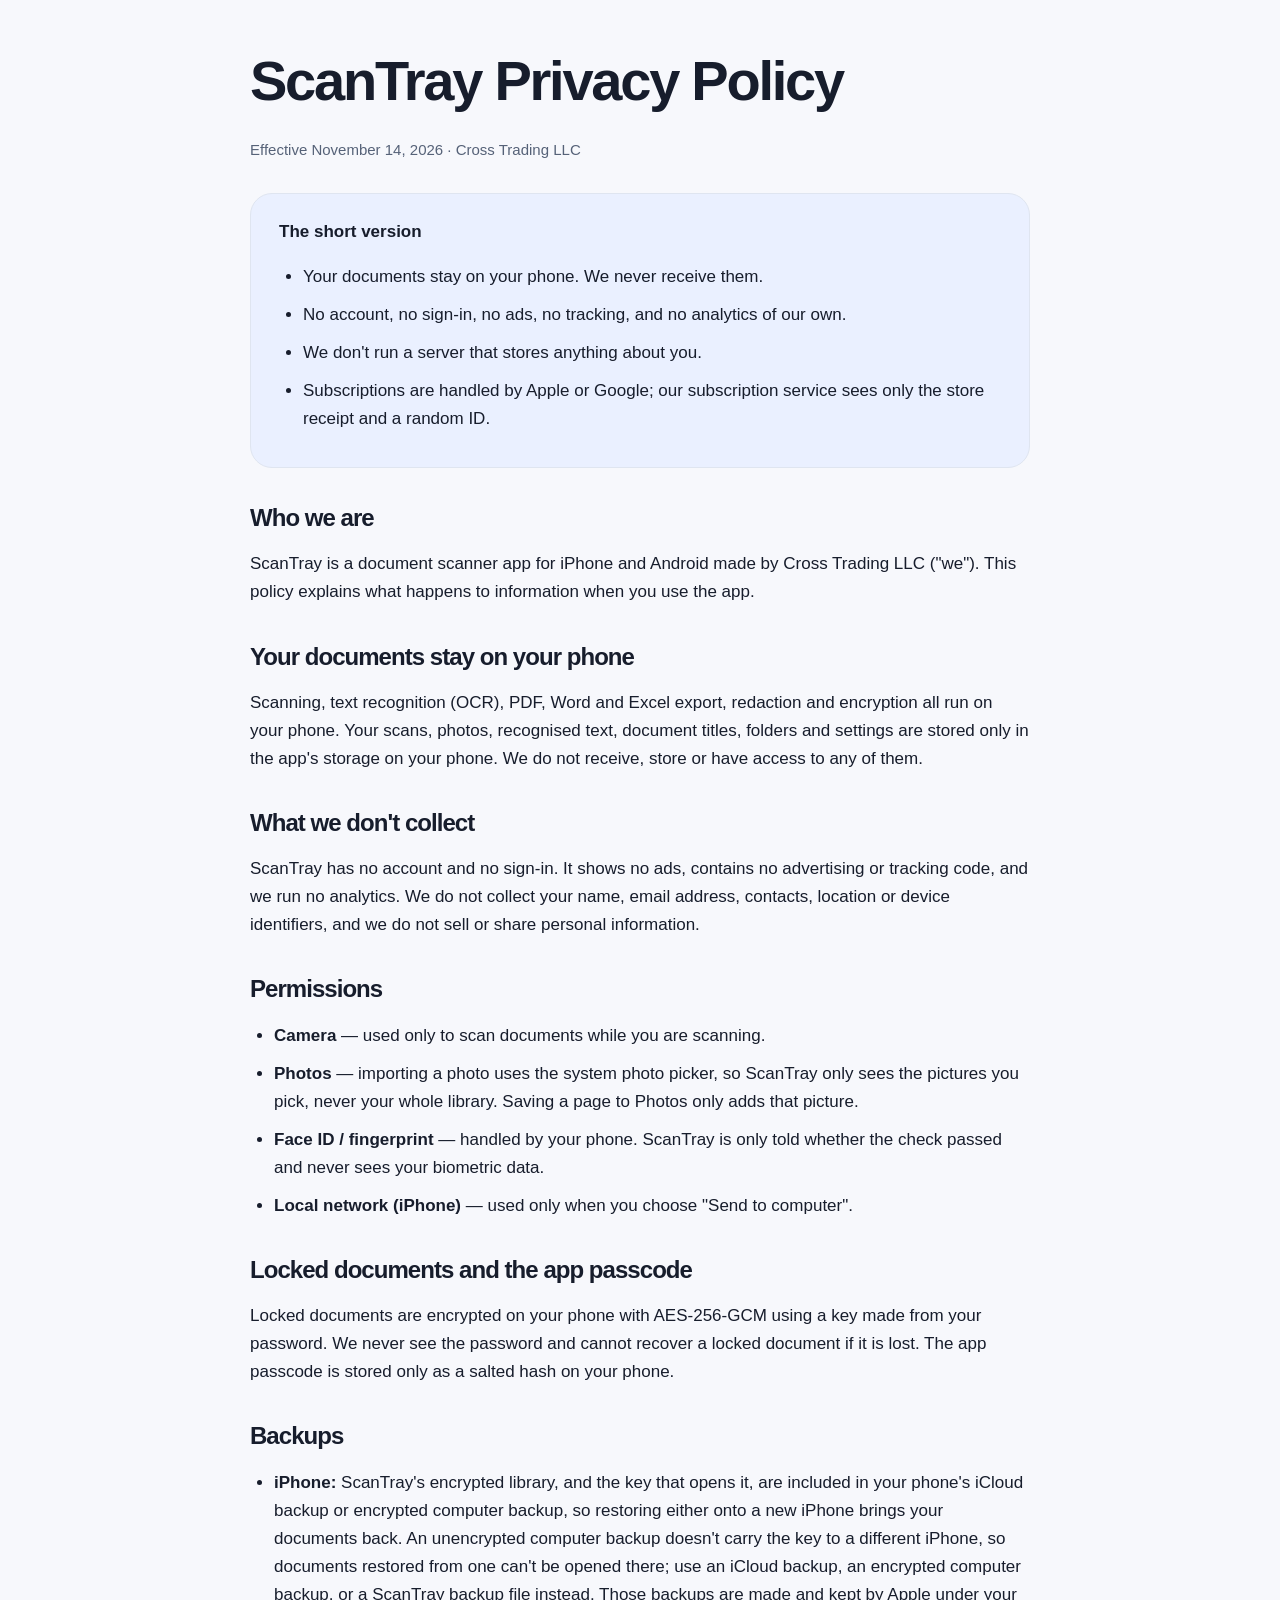
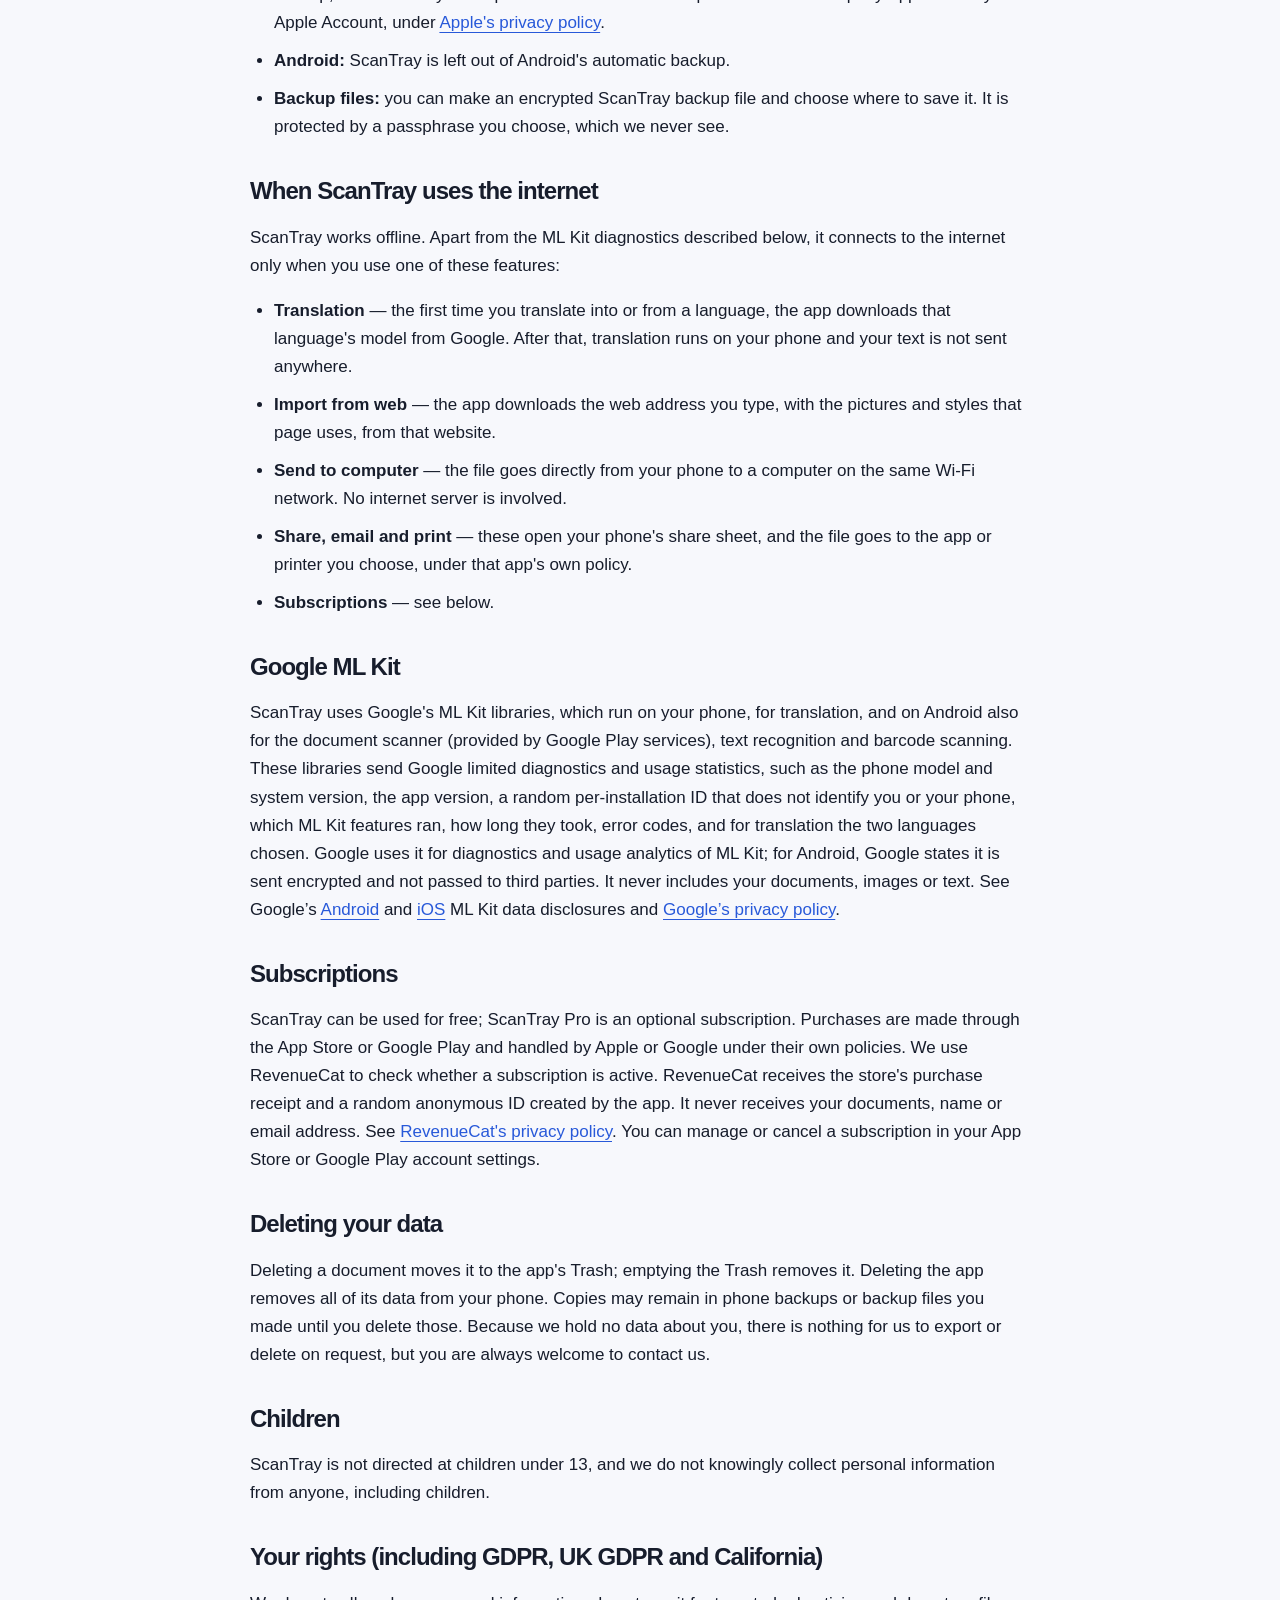
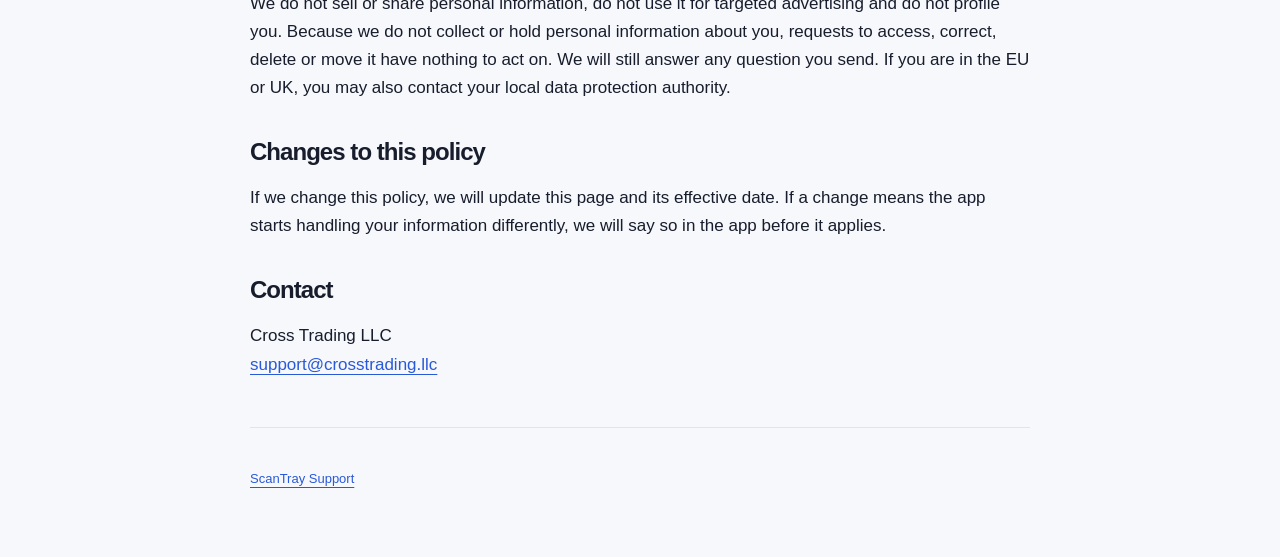
<file: scantray/privacy/index.html>
<!doctype html>
<!--
  ScanTray privacy policy. Static page: no scripts, cookies, fonts or trackers.
  To be published at https://crosstrading.llc/scantray/privacy/ (the website copy is the
  published version; keep the two in step). Support email: support@crosstrading.llc.
  Keep it in step with the app: docs/LAUNCH.md lists the facts it relies on.
-->
<html lang="en">
<head>
<meta charset="utf-8">
<meta name="viewport" content="width=device-width, initial-scale=1">
<title>ScanTray Privacy Policy</title>
<meta name="description" content="ScanTray keeps your documents on your phone. No account, no ads, no tracking.">
<style>
  :root { color-scheme: light dark; --bg: #f7f8fc; --surface: #fff; --text: #171d2c; --muted: #566278; --blue: #2859d9; --soft: #eaf0ff; --line: #dfe5f0; }
  @media (prefers-color-scheme: dark) { :root { --bg: #101622; --surface: #1a2333; --text: #f1f4fc; --muted: #b1bed4; --blue: #a6beff; --soft: #253759; --line: #34415a; } }
  * { box-sizing: border-box; }
  body { margin: 0; background: var(--bg); color: var(--text); font: 17px/1.65 -apple-system, BlinkMacSystemFont, "Segoe UI", Roboto, Helvetica, Arial, sans-serif; overflow-wrap: anywhere; }
  main { width: min(780px, calc(100% - 48px)); margin-inline: auto; padding-block: 48px 58px; }
  h1, h2 { line-height: 1.18; letter-spacing: -.04em; }
  h1 { font-size: clamp(2.5rem, 5vw, 3.5rem); margin: 0 0 24px; }
  h2 { font-size: 24px; margin: 36px 0 18px; }
  p { margin: 0 0 16px; }
  ul { padding-left: 24px; }
  li { margin-bottom: 10px; }
  a { color: var(--blue); text-decoration-thickness: 1px; text-underline-offset: 4px; }
  a:hover { text-decoration-thickness: 2px; }
  a:focus-visible, summary:focus-visible { outline: 3px solid var(--blue); outline-offset: 5px; border-radius: 4px; }
  .meta, .muted { color: var(--muted); }
  .meta { font-size: 15px; margin-bottom: 30px; }
  .summary, .contact { background: var(--soft); border: 1px solid var(--line); border-radius: 22px; padding: 24px 28px; margin: 0 0 32px; }
  .summary ul { margin-bottom: 0; }
  .contact p:last-child { margin-bottom: 0; }
  details { border-bottom: 1px solid var(--line); padding-block: 20px; }
  summary { cursor: pointer; font-weight: 650; padding: 6px 0; }
  details p, details ul { margin: 16px 0 8px; }
  footer { border-top: 1px solid var(--line); padding-top: 30px; margin-top: 48px; color: var(--muted); font-size: 13px; }
  footer a { display: inline-block; padding-block: 10px; }
  @media (max-width: 380px) { main { width: calc(100% - 32px); padding-top: 32px; } .summary, .contact { padding: 20px; } }
  @media print { :root { --bg: #fff; --surface: #fff; --text: #111; --muted: #333; --blue: #111; --soft: #fff; --line: #ccc; } main { width: 100%; padding: 0; } }
</style>
</head>
<body>
<main>
  <h1>ScanTray Privacy Policy</h1>
  <p class="meta">Effective November 14, 2026 · Cross Trading LLC</p>

  <div class="summary">
    <strong>The short version</strong>
    <ul>
      <li>Your documents stay on your phone. We never receive them.</li>
      <li>No account, no sign-in, no ads, no tracking, and no analytics of our own.</li>
      <li>We don't run a server that stores anything about you.</li>
      <li>Subscriptions are handled by Apple or Google; our subscription service sees only the store receipt and a random ID.</li>
    </ul>
  </div>

  <h2>Who we are</h2>
  <p>ScanTray is a document scanner app for iPhone and Android made by Cross Trading LLC ("we"). This policy explains what happens to information when you use the app.</p>

  <h2>Your documents stay on your phone</h2>
  <p>Scanning, text recognition (OCR), PDF, Word and Excel export, redaction and encryption all run on your phone. Your scans, photos, recognised text, document titles, folders and settings are stored only in the app's storage on your phone. We do not receive, store or have access to any of them.</p>

  <h2>What we don't collect</h2>
  <p>ScanTray has no account and no sign-in. It shows no ads, contains no advertising or tracking code, and we run no analytics. We do not collect your name, email address, contacts, location or device identifiers, and we do not sell or share personal information.</p>

  <h2>Permissions</h2>
  <ul>
    <li><strong>Camera</strong> — used only to scan documents while you are scanning.</li>
    <li><strong>Photos</strong> — importing a photo uses the system photo picker, so ScanTray only sees the pictures you pick, never your whole library. Saving a page to Photos only adds that picture.</li>
    <li><strong>Face ID / fingerprint</strong> — handled by your phone. ScanTray is only told whether the check passed and never sees your biometric data.</li>
    <li><strong>Local network (iPhone)</strong> — used only when you choose "Send to computer".</li>
  </ul>

  <h2>Locked documents and the app passcode</h2>
  <p>Locked documents are encrypted on your phone with AES-256-GCM using a key made from your password. We never see the password and cannot recover a locked document if it is lost. The app passcode is stored only as a salted hash on your phone.</p>

  <h2>Backups</h2>
  <ul>
    <li><strong>iPhone:</strong> ScanTray's encrypted library, and the key that opens it, are included in your phone's iCloud backup or encrypted computer backup, so restoring either onto a new iPhone brings your documents back. An unencrypted computer backup doesn't carry the key to a different iPhone, so documents restored from one can't be opened there; use an iCloud backup, an encrypted computer backup, or a ScanTray backup file instead. Those backups are made and kept by Apple under your Apple Account, under <a href="https://www.apple.com/legal/privacy/">Apple's privacy policy</a>.</li>
    <li><strong>Android:</strong> ScanTray is left out of Android's automatic backup.</li>
    <li><strong>Backup files:</strong> you can make an encrypted ScanTray backup file and choose where to save it. It is protected by a passphrase you choose, which we never see.</li>
  </ul>

  <h2>When ScanTray uses the internet</h2>
  <p>ScanTray works offline. Apart from the ML Kit diagnostics described below, it connects to the internet only when you use one of these features:</p>
  <ul>
    <li><strong>Translation</strong> — the first time you translate into or from a language, the app downloads that language's model from Google. After that, translation runs on your phone and your text is not sent anywhere.</li>
    <li><strong>Import from web</strong> — the app downloads the web address you type, with the pictures and styles that page uses, from that website.</li>
    <li><strong>Send to computer</strong> — the file goes directly from your phone to a computer on the same Wi-Fi network. No internet server is involved.</li>
    <li><strong>Share, email and print</strong> — these open your phone's share sheet, and the file goes to the app or printer you choose, under that app's own policy.</li>
    <li><strong>Subscriptions</strong> — see below.</li>
  </ul>

  <h2>Google ML Kit</h2>
  <p>ScanTray uses Google's ML Kit libraries, which run on your phone, for translation, and on Android also for the document scanner (provided by Google Play services), text recognition and barcode scanning. These libraries send Google limited diagnostics and usage statistics, such as the phone model and system version, the app version, a random per-installation ID that does not identify you or your phone, which ML Kit features ran, how long they took, error codes, and for translation the two languages chosen. Google uses it for diagnostics and usage analytics of ML Kit; for Android, Google states it is sent encrypted and not passed to third parties. It never includes your documents, images or text. See Google’s <a href="https://developers.google.com/ml-kit/android-data-disclosure">Android</a> and <a href="https://developers.google.com/ml-kit/ios-data-disclosure">iOS</a> ML Kit data disclosures and <a href="https://policies.google.com/privacy">Google’s privacy policy</a>.</p>

  <h2>Subscriptions</h2>
  <p>ScanTray can be used for free; ScanTray Pro is an optional subscription. Purchases are made through the App Store or Google Play and handled by Apple or Google under their own policies. We use RevenueCat to check whether a subscription is active. RevenueCat receives the store's purchase receipt and a random anonymous ID created by the app. It never receives your documents, name or email address. See <a href="https://www.revenuecat.com/privacy">RevenueCat's privacy policy</a>. You can manage or cancel a subscription in your App Store or Google Play account settings.</p>

  <h2>Deleting your data</h2>
  <p>Deleting a document moves it to the app's Trash; emptying the Trash removes it. Deleting the app removes all of its data from your phone. Copies may remain in phone backups or backup files you made until you delete those. Because we hold no data about you, there is nothing for us to export or delete on request, but you are always welcome to contact us.</p>

  <h2>Children</h2>
  <p>ScanTray is not directed at children under 13, and we do not knowingly collect personal information from anyone, including children.</p>

  <h2>Your rights (including GDPR, UK GDPR and California)</h2>
  <p>We do not sell or share personal information, do not use it for targeted advertising and do not profile you. Because we do not collect or hold personal information about you, requests to access, correct, delete or move it have nothing to act on. We will still answer any question you send. If you are in the EU or UK, you may also contact your local data protection authority.</p>

  <h2>Changes to this policy</h2>
  <p>If we change this policy, we will update this page and its effective date. If a change means the app starts handling your information differently, we will say so in the app before it applies.</p>

  <h2>Contact</h2>
  <p>Cross Trading LLC<br><a href="mailto:support@crosstrading.llc">support@crosstrading.llc</a></p>

  <footer><a href="/scantray/support/">ScanTray Support</a></footer>
</main>
</body>
</html>
</file>
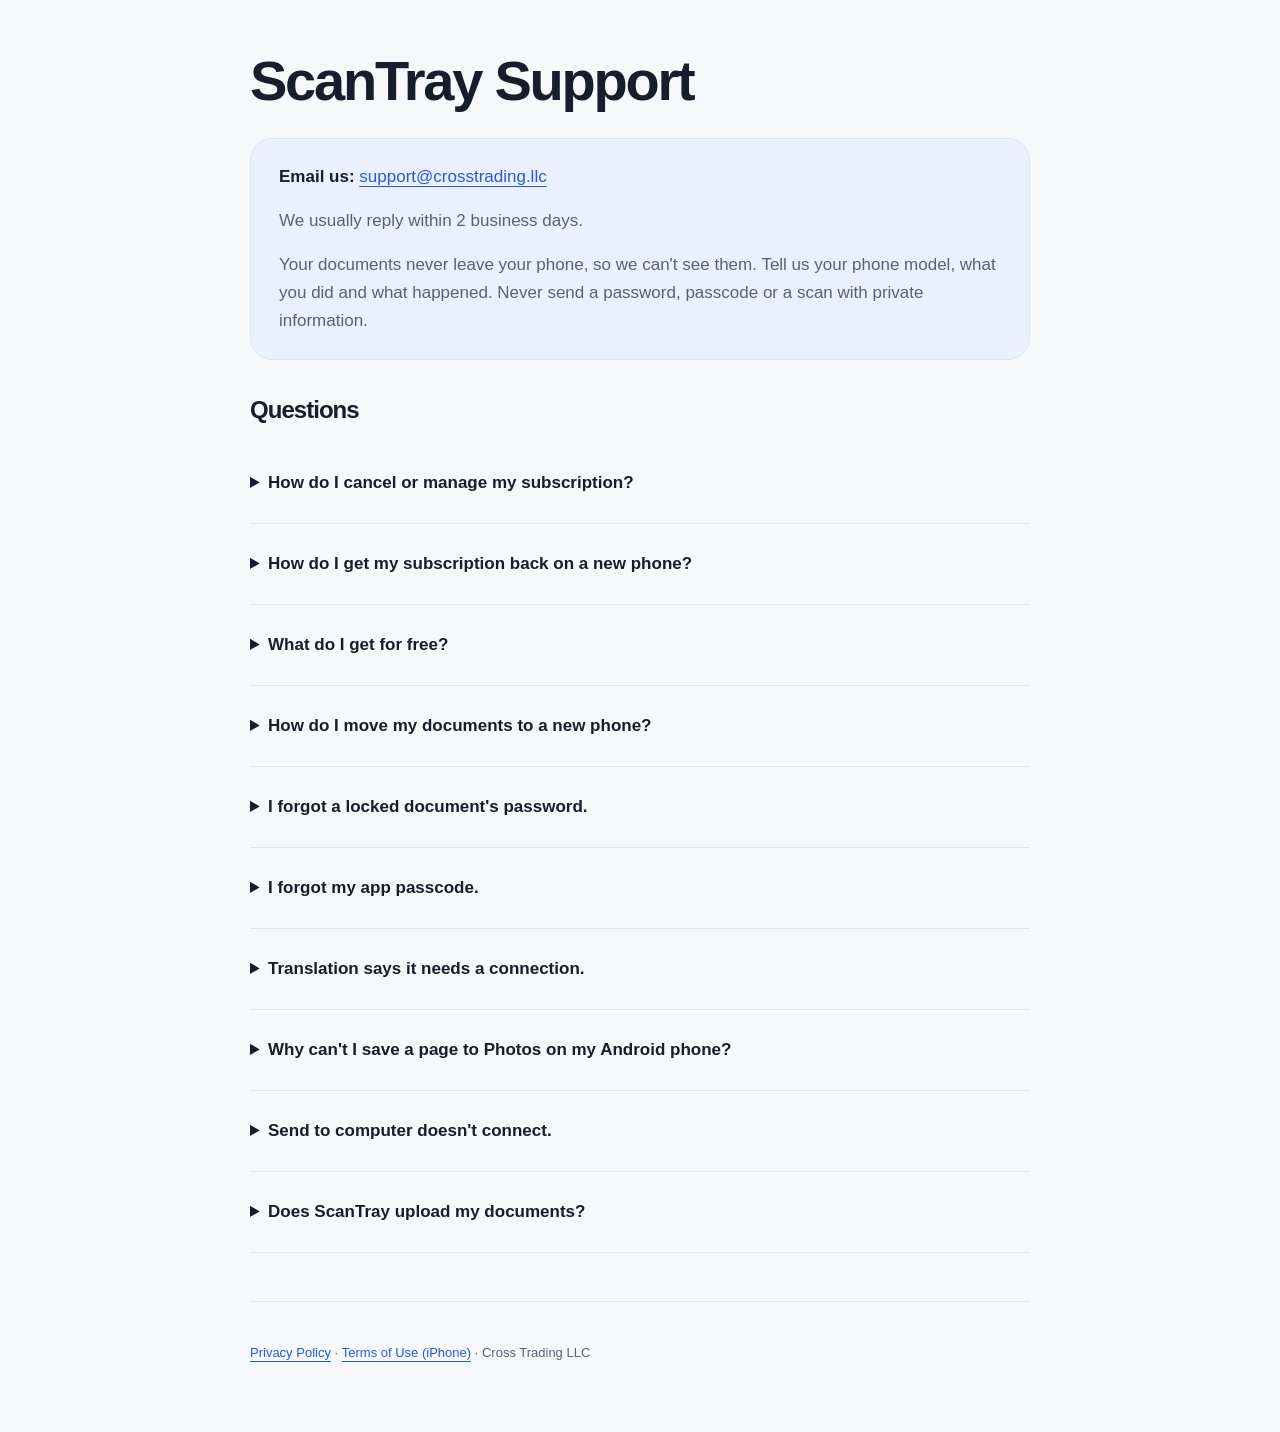
<file: scantray/support/index.html>
<!doctype html>
<!--
  ScanTray support page. Static page: no scripts, cookies, fonts or trackers.
  To be published at https://crosstrading.llc/scantray/support/. If ScanTray launches without ScanTray Pro
  switched on, remove the three subscription questions.
-->
<html lang="en">
<head>
<meta charset="utf-8">
<meta name="viewport" content="width=device-width, initial-scale=1">
<title>ScanTray Support</title>
<meta name="description" content="Help with ScanTray, the private document scanner.">
<style>
  :root { color-scheme: light dark; --bg: #f7f8fc; --surface: #fff; --text: #171d2c; --muted: #566278; --blue: #2859d9; --soft: #eaf0ff; --line: #dfe5f0; }
  @media (prefers-color-scheme: dark) { :root { --bg: #101622; --surface: #1a2333; --text: #f1f4fc; --muted: #b1bed4; --blue: #a6beff; --soft: #253759; --line: #34415a; } }
  * { box-sizing: border-box; }
  body { margin: 0; background: var(--bg); color: var(--text); font: 17px/1.65 -apple-system, BlinkMacSystemFont, "Segoe UI", Roboto, Helvetica, Arial, sans-serif; overflow-wrap: anywhere; }
  main { width: min(780px, calc(100% - 48px)); margin-inline: auto; padding-block: 48px 58px; }
  h1, h2 { line-height: 1.18; letter-spacing: -.04em; }
  h1 { font-size: clamp(2.5rem, 5vw, 3.5rem); margin: 0 0 24px; }
  h2 { font-size: 24px; margin: 36px 0 18px; }
  p { margin: 0 0 16px; }
  ul { padding-left: 24px; }
  li { margin-bottom: 10px; }
  a { color: var(--blue); text-decoration-thickness: 1px; text-underline-offset: 4px; }
  a:hover { text-decoration-thickness: 2px; }
  a:focus-visible, summary:focus-visible { outline: 3px solid var(--blue); outline-offset: 5px; border-radius: 4px; }
  .meta, .muted { color: var(--muted); }
  .meta { font-size: 15px; margin-bottom: 30px; }
  .summary, .contact { background: var(--soft); border: 1px solid var(--line); border-radius: 22px; padding: 24px 28px; margin: 0 0 32px; }
  .summary ul { margin-bottom: 0; }
  .contact p:last-child { margin-bottom: 0; }
  details { border-bottom: 1px solid var(--line); padding-block: 20px; }
  summary { cursor: pointer; font-weight: 650; padding: 6px 0; }
  details p, details ul { margin: 16px 0 8px; }
  footer { border-top: 1px solid var(--line); padding-top: 30px; margin-top: 48px; color: var(--muted); font-size: 13px; }
  footer a { display: inline-block; padding-block: 10px; }
  @media (max-width: 380px) { main { width: calc(100% - 32px); padding-top: 32px; } .summary, .contact { padding: 20px; } }
  @media print { :root { --bg: #fff; --surface: #fff; --text: #111; --muted: #333; --blue: #111; --soft: #fff; --line: #ccc; } main { width: 100%; padding: 0; } }
</style>
</head>
<body>
<main>
  <h1>ScanTray Support</h1>

  <div class="contact">
    <p><strong>Email us:</strong> <a href="mailto:support@crosstrading.llc">support@crosstrading.llc</a></p>
    <p class="muted">We usually reply within 2 business days.</p>
    <p class="muted">Your documents never leave your phone, so we can't see them. Tell us your phone model, what you did and what happened. Never send a password, passcode or a scan with private information.</p>
  </div>

  <h2>Questions</h2>

  <details>
    <summary>How do I cancel or manage my subscription?</summary>
    <p>Subscriptions are managed by Apple or Google, not in the app.</p>
    <ul>
      <li><strong>iPhone:</strong> open Settings, tap your name, then Subscriptions, then ScanTray.</li>
      <li><strong>Android:</strong> open the Play Store, tap your profile picture, then Payments &amp; subscriptions, then Subscriptions, then ScanTray.</li>
    </ul>
    <p>Cancel at least 24 hours before the end of the current period to avoid the next charge.</p>
  </details>

  <details>
    <summary>How do I get my subscription back on a new phone?</summary>
    <p>Sign in with the same Apple Account or Google account, open ScanTray, go to Settings and tap <strong>Restore purchases</strong> in the ScanTray Pro section.</p>
  </details>

  <details>
    <summary>What do I get for free?</summary>
    <p>Every feature works for free, with 15 new pages a month. Documents you already have are never locked, and you can always open, export and share them. ScanTray Pro removes the monthly limit.</p>
  </details>

  <details>
    <summary>How do I move my documents to a new phone?</summary>
    <ul>
      <li><strong>iPhone to iPhone:</strong> set up the new iPhone from an iCloud backup (or an encrypted computer backup) of the old one, and your documents come back.</li>
      <li><strong>Any phone:</strong> on the old phone, go to Settings and tap <strong>Back up library</strong>, then save the file somewhere you can reach from the new phone, such as a cloud drive or email. On the new phone, install ScanTray, go to Settings and tap <strong>Restore backup</strong>. You'll need the backup passphrase.</li>
    </ul>
  </details>

  <details>
    <summary>I forgot a locked document's password.</summary>
    <p>It can't be recovered, by us or by anyone else. That is what keeps a locked document private.</p>
  </details>

  <details>
    <summary>I forgot my app passcode.</summary>
    <p>After 5 wrong tries ScanTray makes you wait before the next one, starting at 30 seconds and growing up to an hour. If Face ID or fingerprint unlock is turned on, use it to open ScanTray. Then, in Settings, turn the passcode off (Face ID or your fingerprint confirms it) and turn it on again with a new one.</p>
    <p>Otherwise the passcode can't be reset. You can delete and reinstall ScanTray, then restore your documents from a ScanTray backup file. On iPhone, restoring the phone from an iCloud backup also brings them back. Tap <strong>Forgot passcode?</strong> on the lock screen for these steps.</p>
  </details>

  <details>
    <summary>Translation says it needs a connection.</summary>
    <p>Each language is downloaded once, the first time you use it. Connect to the internet, translate once, and it works offline from then on.</p>
  </details>

  <details>
    <summary>Why can't I save a page to Photos on my Android phone?</summary>
    <p>Saving to Photos needs Android 11 or later. On older phones, tap Share and save the page from there.</p>
  </details>

  <details>
    <summary>Send to computer doesn't connect.</summary>
    <p>Make sure the phone and the computer are on the same Wi-Fi network, then type the address ScanTray shows into the computer's browser. Some guest or office networks block devices from reaching each other; a home network or a phone hotspot usually works.</p>
  </details>

  <details>
    <summary>Does ScanTray upload my documents?</summary>
    <p>No. Everything happens on your phone, and there is no ScanTray account or server. Read the <a href="/scantray/privacy/">privacy policy</a> for details.</p>
  </details>

  <footer>
    <a href="/scantray/privacy/">Privacy Policy</a> ·
    <a href="https://www.apple.com/legal/internet-services/itunes/dev/stdeula/">Terms of Use (iPhone)</a> ·
    Cross Trading LLC
  </footer>
</main>
</body>
</html>
</file>
<file: personal-vault/styles.css>
:root {
  color-scheme: light dark;
  --bg: #f7f8fc;
  --surface: #fff;
  --text: #171d2c;
  --muted: #566278;
  --blue: #2859d9;
  --soft: #eaf0ff;
  --line: #dfe5f0;
  --navy: #192641;
  --hero-text: #fff;
  --notice: #fff5dc;
  --notice-text: #684d16;
}
@media (prefers-color-scheme: dark) {
  :root {
    --bg: #101622;
    --surface: #1a2333;
    --text: #f1f4fc;
    --muted: #b1bed4;
    --blue: #a6beff;
    --soft: #253759;
    --line: #34415a;
    --navy: #1c2c4b;
    --notice: #342c1a;
    --notice-text: #f5d28b;
  }
}
* { box-sizing: border-box; }
html { scroll-padding-top: 24px; }
body { margin: 0; background: var(--bg); color: var(--text); font: 17px/1.65 -apple-system, BlinkMacSystemFont, "Segoe UI", Roboto, Helvetica, Arial, sans-serif; }
a { color: var(--blue); text-decoration-thickness: 1px; text-underline-offset: 4px; }
a:hover { text-decoration-thickness: 2px; }
a:focus-visible, summary:focus-visible { outline: 3px solid var(--blue); outline-offset: 5px; border-radius: 4px; }
p { margin: 0 0 16px; }
h1, h2, h3 { line-height: 1.18; letter-spacing: -.04em; }
h1 { font-size: clamp(2.5rem, 6vw, 4.6rem); margin: 0 0 24px; }
h2 { font-size: clamp(1.7rem, 3vw, 2.2rem); margin: 0 0 18px; }
h3 { font-size: 1.2rem; margin: 0 0 12px; }
svg { display: block; }
.wrap { width: min(1080px, 100% - 48px); margin-inline: auto; }
.skip { position: absolute; left: 16px; top: -100px; z-index: 10; padding: 10px 18px; background: var(--surface); }
.skip:focus { top: 12px; }
.site-header { display: flex; align-items: center; justify-content: space-between; gap: 24px; padding-block: 28px; }
.brand { display: inline-flex; align-items: center; gap: 12px; color: var(--text); font-size: 19px; font-weight: 700; text-decoration: none; white-space: nowrap; }
.brand-icon { display: grid; place-items: center; width: 40px; height: 40px; border-radius: 13px; background: #3565ef; color: #fff; flex-shrink: 0; }
.brand-icon svg { width: 25px; height: 25px; }
nav { display: flex; flex-wrap: wrap; gap: 20px; font-size: 14px; }
nav a { padding-block: 10px; color: var(--muted); text-decoration: none; }
nav a[aria-current="page"] { color: var(--blue); font-weight: 700; }
.status { display: inline-flex; align-items: center; gap: 8px; color: var(--blue); background: var(--soft); padding: 6px 12px; border-radius: 20px; font-size: 12px; font-weight: 700; letter-spacing: .03em; margin-bottom: 24px; }
.status::before { content: ""; width: 6px; height: 6px; background: currentColor; border-radius: 50%; }
.hero { display: grid; grid-template-columns: 1.1fr .9fr; align-items: center; gap: 68px; padding-block: 60px 76px; }
.hero h1 { max-width: 610px; }
.lead { color: var(--muted); font-size: 20px; max-width: 570px; }
.actions { display: flex; align-items: center; flex-wrap: wrap; gap: 16px; margin: 30px 0 20px; }
.button { display: inline-block; padding: 13px 22px; border-radius: 16px; background: #2859d9; color: #fff; font-weight: 600; font-size: 15px; text-decoration: none; }
.button:hover { background: #1c45b2; text-decoration: none; }
.fine { color: var(--muted); font-size: 13px; }
.showcase { position: relative; padding: 24px; border-radius: 38px; background: var(--soft); }
.phone { max-width: 330px; margin: auto; background: var(--surface); border: 1px solid var(--line); border-radius: 32px; padding: 23px; box-shadow: 0 20px 50px #0b1b491a; }
.phone-brand { display: flex; align-items: center; gap: 8px; font-size: 13px; font-weight: 700; }
.phone-brand .brand-icon { width: 28px; height: 28px; border-radius: 9px; }
.phone-brand svg { width: 18px; height: 18px; }
.phone-title { font-size: 27px; font-weight: 750; letter-spacing: -.05em; margin: 24px 0 14px; }
.phone-hero { background: var(--navy); color: #fff; padding: 22px; border-radius: 22px; }
.phone-hero p { font-size: 22px; line-height: 1.25; font-weight: 650; letter-spacing: -.04em; margin: 0 0 18px; }
.phone-hero span { font-size: 11px; color: #c9d8f7; }
.mini-grid { display: grid; grid-template-columns: repeat(2, minmax(0, 1fr)); gap: 10px; margin-top: 16px; }
.mini-card { border: 1px solid var(--line); background: var(--bg); border-radius: 16px; padding: 20px 12px 12px; font-size: 12px; font-weight: 600; }
.mini-card svg { width: 30px; height: 30px; margin-bottom: 16px; color: var(--blue); }
.phone-bottom { display: flex; justify-content: space-between; gap: 8px; margin-top: 22px; padding: 12px; border-radius: 18px; background: var(--soft); font-size: 10px; color: var(--muted); }
.phone-bottom span:first-child { color: var(--blue); font-weight: 700; }
.section { padding-block: 58px; border-top: 1px solid var(--line); }
.eyebrow { color: var(--blue); font-size: 11px; font-weight: 700; letter-spacing: .13em; text-transform: uppercase; margin-bottom: 16px; }
.grid { display: grid; grid-template-columns: repeat(3, minmax(0, 1fr)); gap: 18px; margin-top: 30px; }
.card { padding: 28px; border: 1px solid var(--line); border-radius: 24px; background: var(--surface); }
.card-number { display: grid; place-items: center; width: 34px; height: 34px; border-radius: 11px; margin-bottom: 24px; background: var(--soft); color: var(--blue); font-size: 13px; font-weight: 700; }
.card p { color: var(--muted); font-size: 15px; margin: 0; }
.split { display: grid; grid-template-columns: 1fr 1fr; gap: 60px; }
.plain-list { padding-left: 22px; color: var(--muted); margin: 0; }
.plain-list li { padding-left: 5px; margin-bottom: 14px; }
.callout { padding: 24px 28px; border-radius: 22px; background: var(--soft); }
.callout p:last-child { margin-bottom: 0; }
.draft { background: var(--notice); color: var(--notice-text); border-left: 4px solid currentColor; padding: 20px 24px; border-radius: 12px; margin: 0 0 32px; }
.draft p { margin: 4px 0 0; font-size: 15px; }
.page-head { padding-block: 42px 30px; max-width: 780px; }
.page-head h1 { font-size: clamp(2.5rem, 5vw, 3.5rem); }
.article { max-width: 780px; padding-bottom: 58px; }
.article section { padding-block: 24px; border-bottom: 1px solid var(--line); }
.article section:last-child { border-bottom: 0; }
.article h2 { font-size: 24px; }
.article p, .article li { overflow-wrap: anywhere; }
.article ul, .article ol { padding-left: 24px; }
.article li { margin-bottom: 10px; }
.toc { padding: 24px; background: var(--surface); border: 1px solid var(--line); border-radius: 20px; }
.toc ul { list-style: none; padding: 0; margin: 0; display: grid; gap: 8px; }
.toc a { display: block; padding-block: 4px; }
.faq { border-bottom: 1px solid var(--line); padding-block: 20px; }
.faq summary { cursor: pointer; color: var(--text); font-weight: 650; padding: 6px 0; }
.faq p, .faq ol { margin: 16px 0 8px; color: var(--muted); }
.contact { margin-top: 32px; }
.site-footer { border-top: 1px solid var(--line); padding-block: 30px 40px; display: flex; justify-content: space-between; flex-wrap: wrap; gap: 16px; font-size: 13px; color: var(--muted); }
.site-footer p { margin: 0; }
.footer-links { display: flex; flex-wrap: wrap; gap: 18px; }
@media (max-width: 760px) {
  .hero { grid-template-columns: 1fr; gap: 38px; padding-block: 34px 46px; }
  .hero h1 { max-width: 560px; }
  .showcase { max-width: 420px; width: 100%; margin-inline: auto; }
  .grid { grid-template-columns: 1fr; }
  .split { grid-template-columns: 1fr; gap: 24px; }
  .section { padding-block: 38px; }
  .site-header { align-items: flex-start; flex-direction: column; gap: 8px; padding-block: 22px 12px; }
  .card { padding: 24px; }
  .card-number { margin-bottom: 18px; }
}
@media (max-width: 380px) {
  .wrap { width: calc(100% - 32px); }
  .showcase { padding: 14px; }
  .phone { padding: 18px; }
  nav { gap: 18px; }
}
@media print {
  .skip, .showcase, .site-header nav { display: none; }
  body { background: #fff; color: #111; }
  .wrap { width: 100%; }
  .article { max-width: none; }
  .draft { border: 2px solid #111; }
}
</file>
